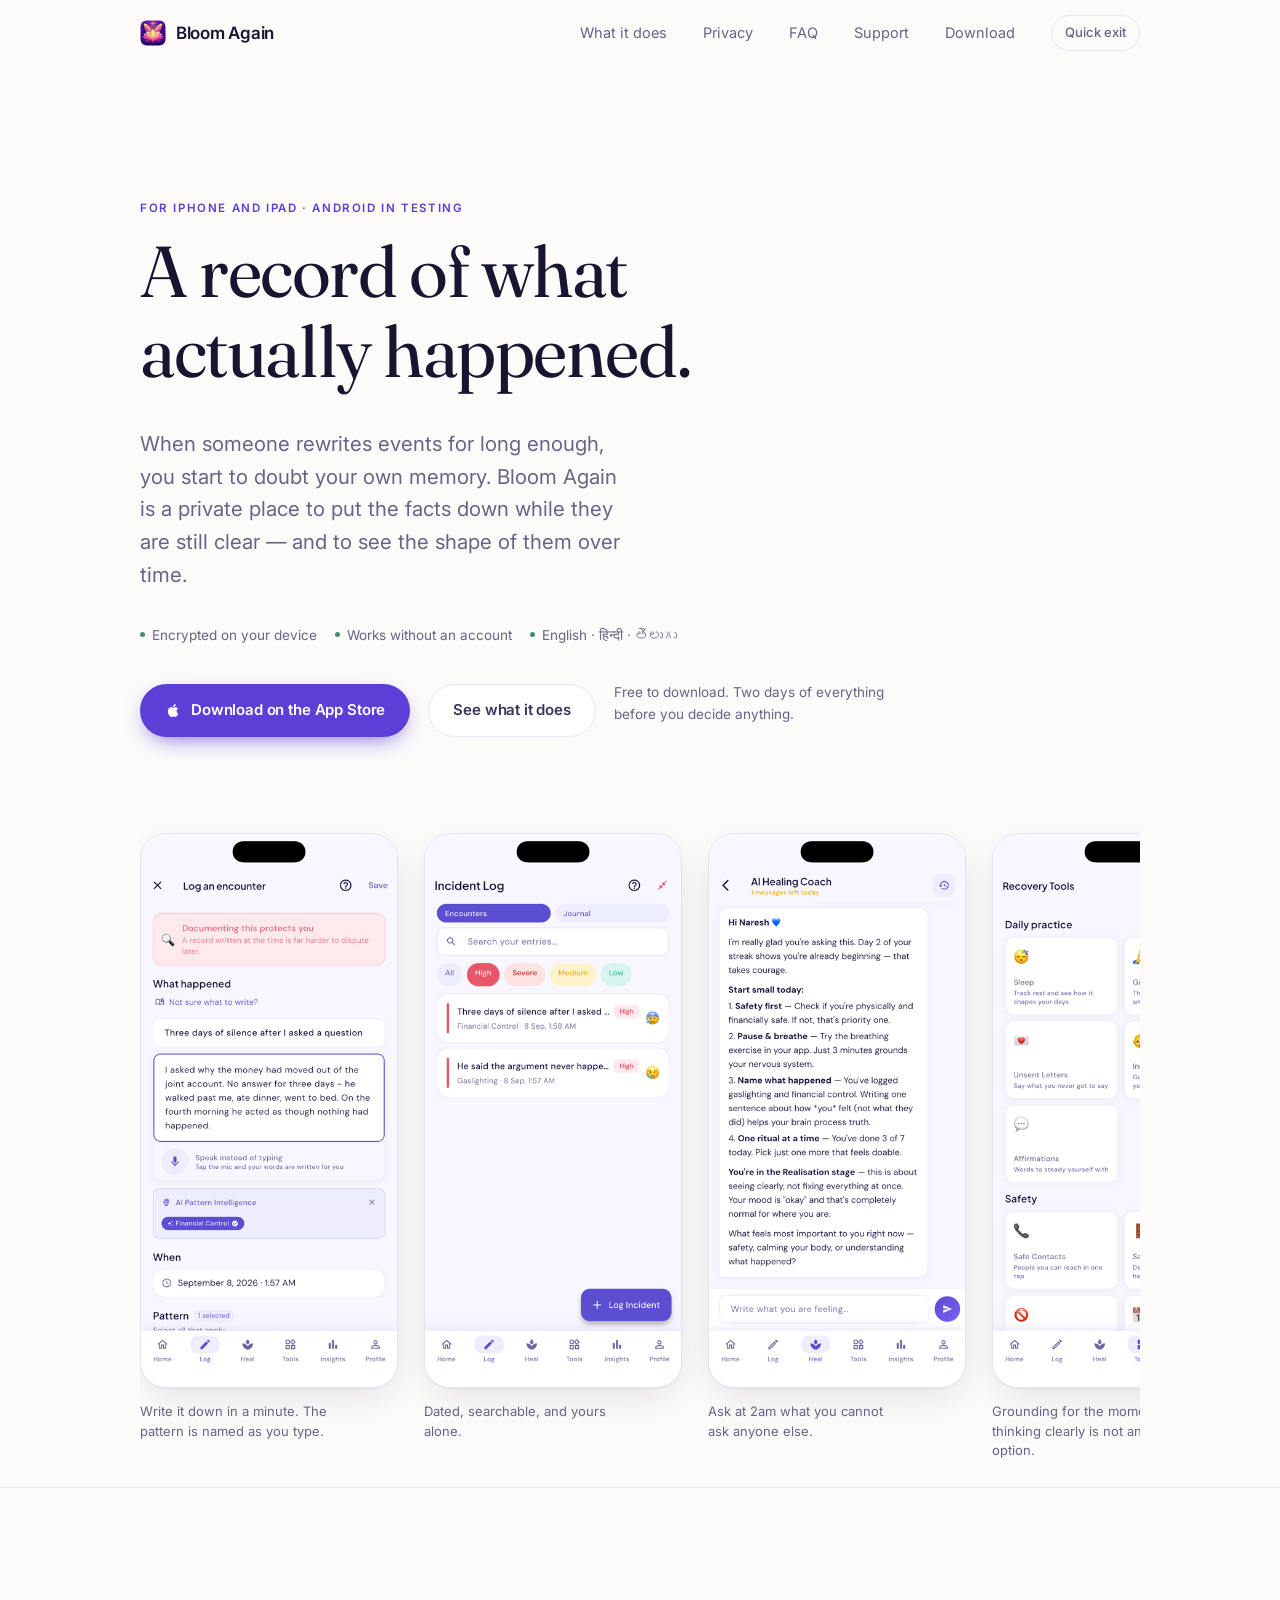
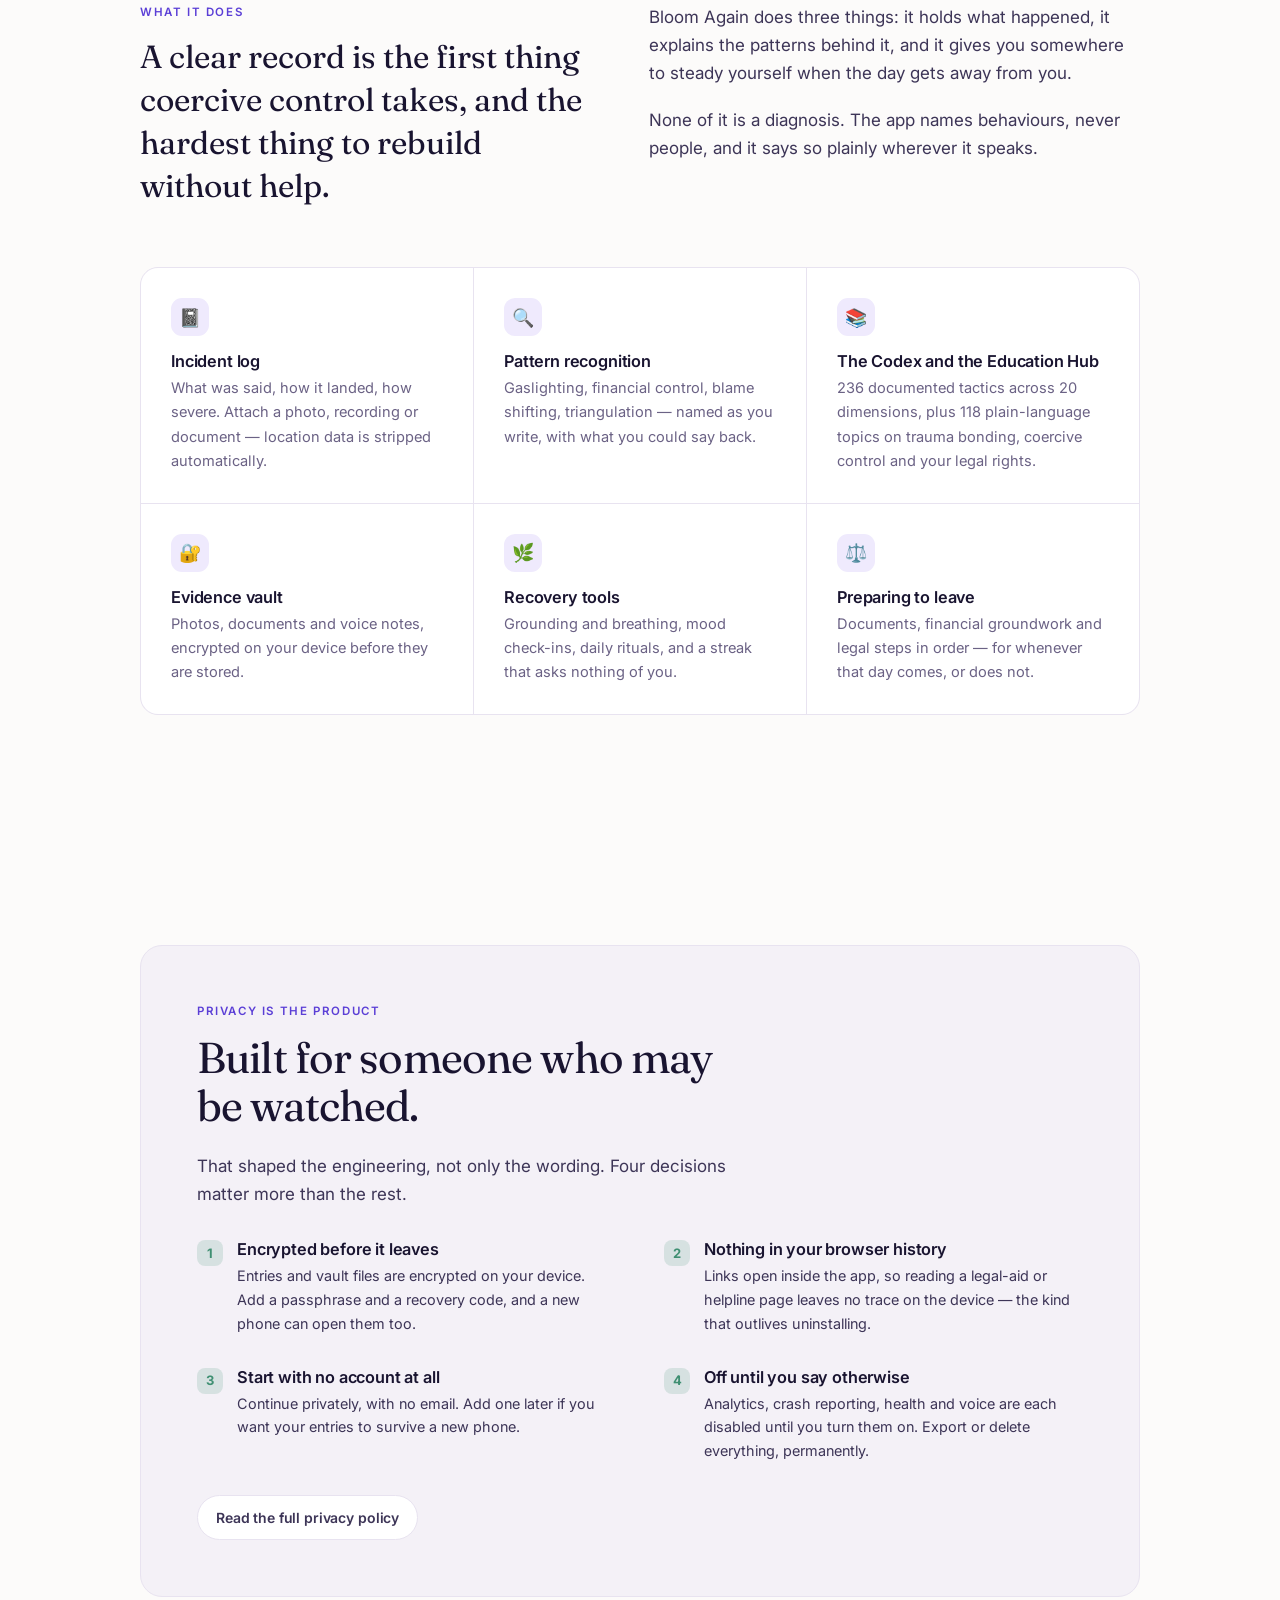
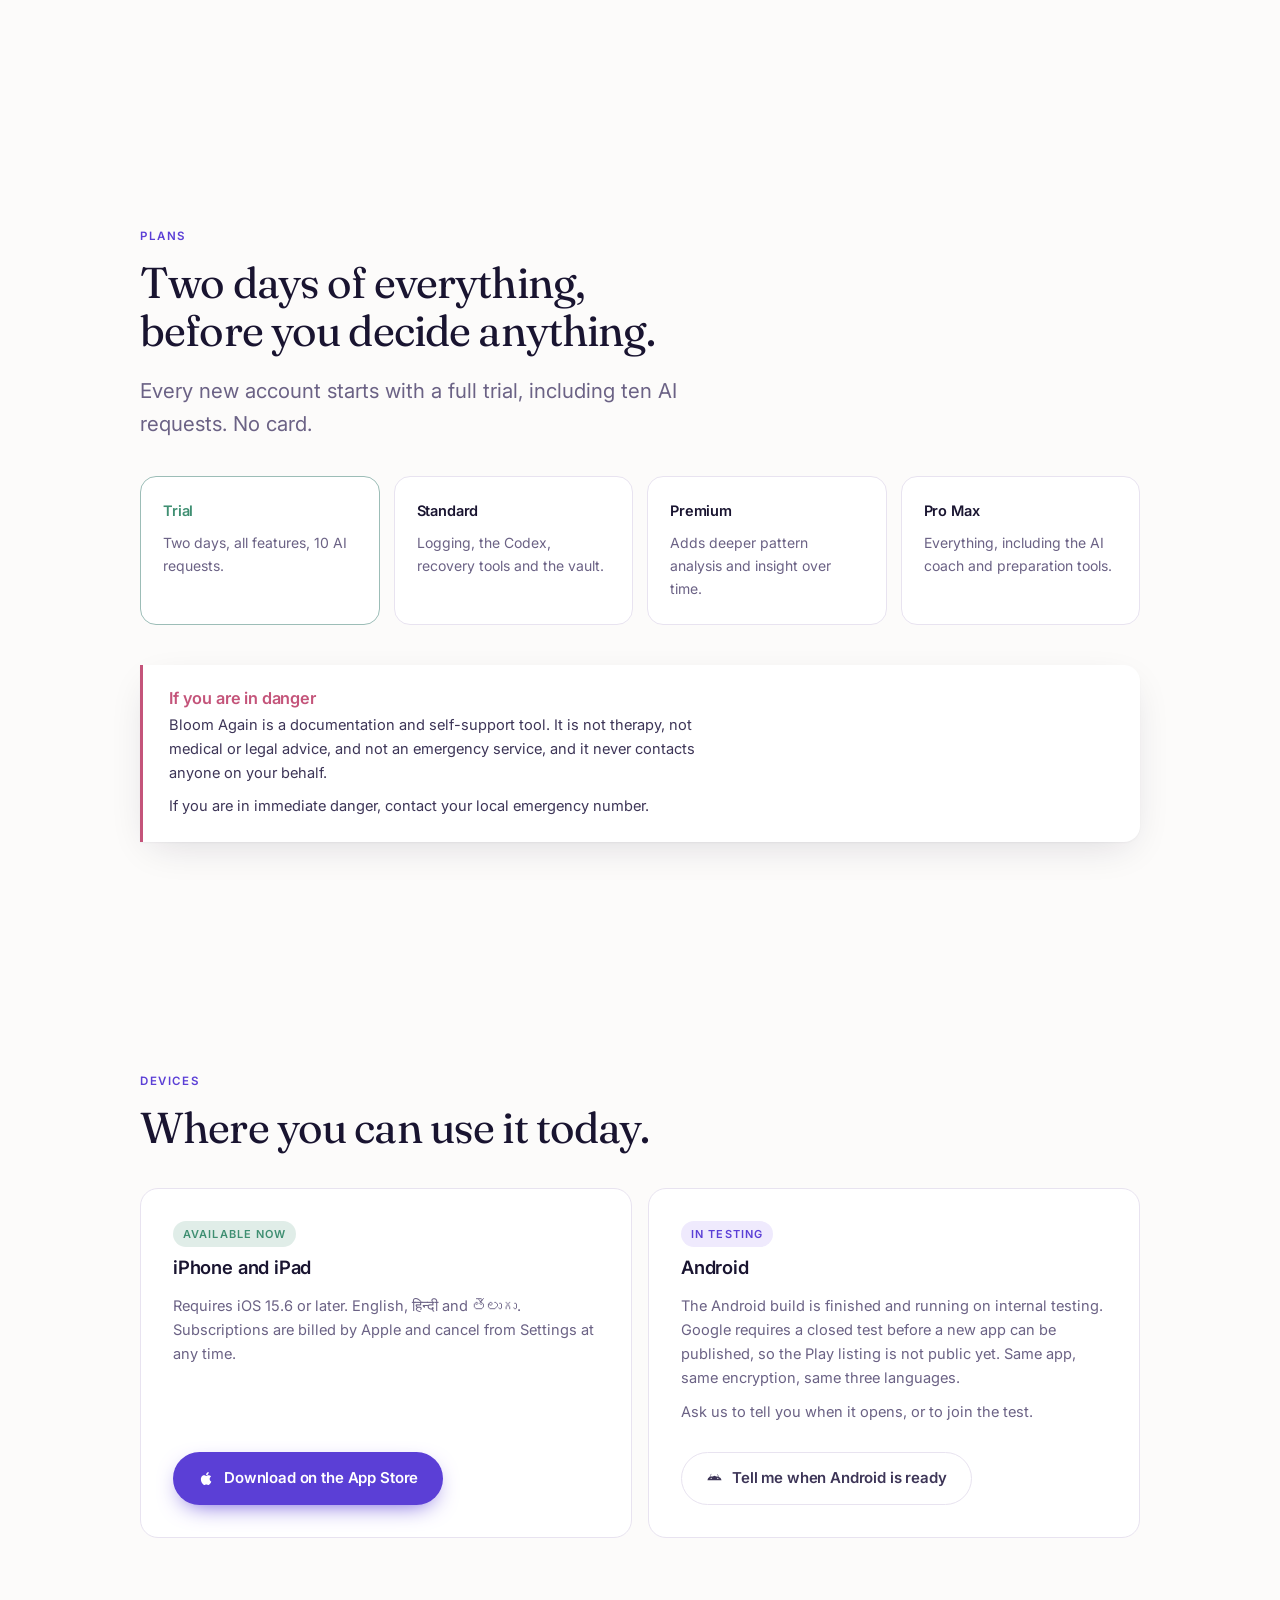
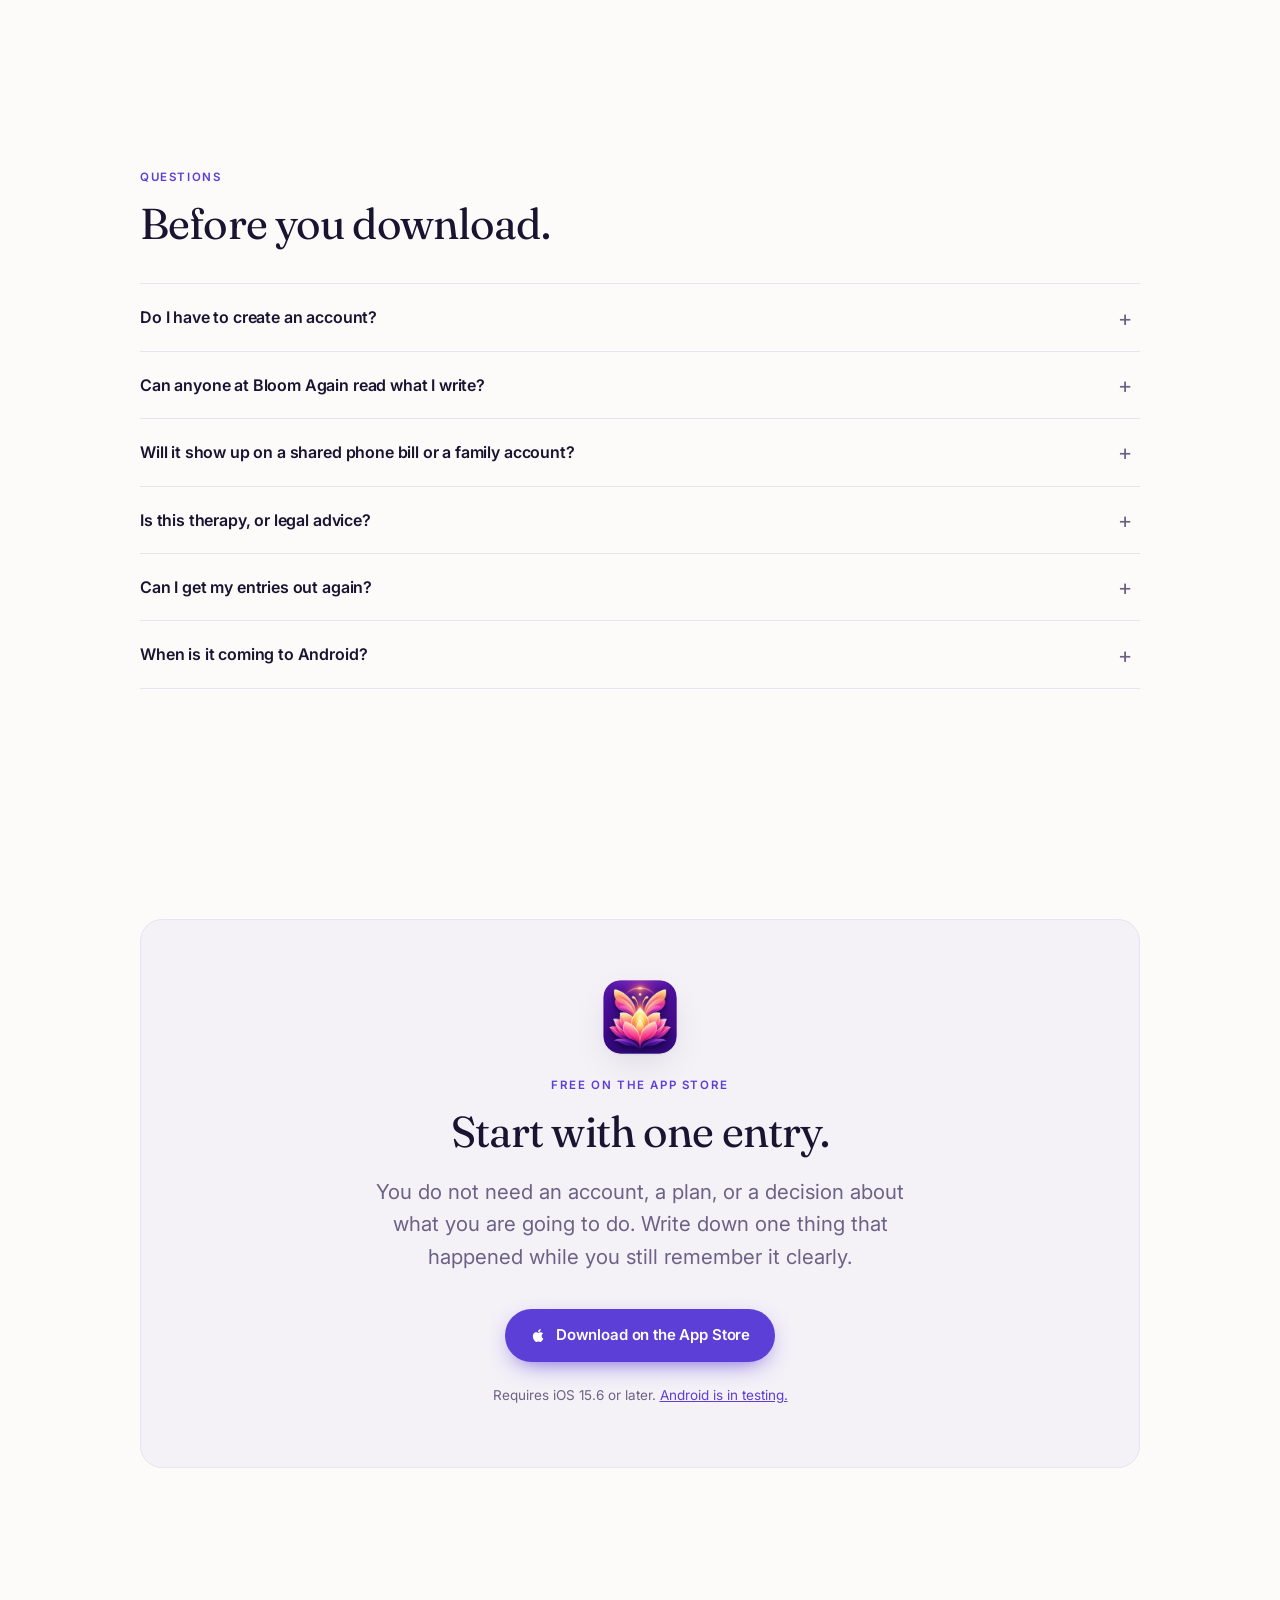
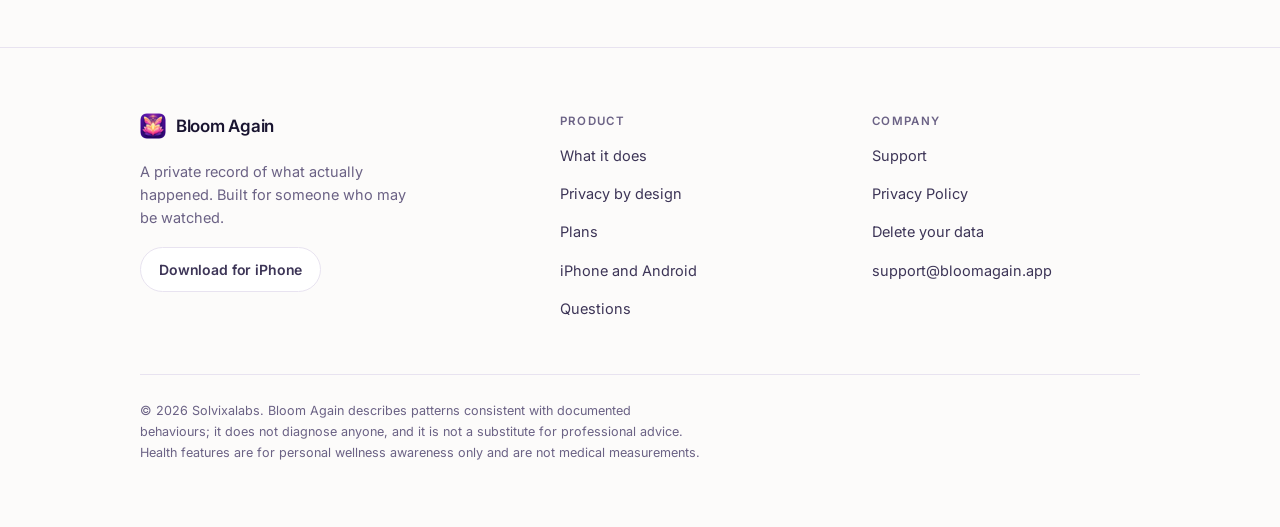
<file: index.html>
<!doctype html>
<html lang="en"><head>
<meta charset="utf-8">
<meta name="viewport" content="width=device-width,initial-scale=1">
<title>Bloom Again — a private record of what actually happened</title>
<meta name="description" content="A private space to document, understand and recover from an emotionally abusive or controlling relationship. Encrypted on your device. Free on iPhone and iPad.">
<link rel="canonical" href="https://bloomagain.app/">

<meta property="og:type" content="website">
<meta property="og:url" content="https://bloomagain.app/">
<meta property="og:site_name" content="Bloom Again">
<meta property="og:title" content="Bloom Again — a record of what actually happened">
<meta property="og:description" content="A private place to put the facts down while they are still clear, and to see the shape of them over time. Encrypted on your device.">
<meta property="og:image" content="https://bloomagain.app/img/social-card.jpg">
<meta property="og:image:width" content="1200">
<meta property="og:image:height" content="630">
<meta property="og:image:alt" content="The Bloom Again app icon beside the words: a record of what actually happened.">
<meta name="twitter:card" content="summary_large_image">
<meta name="twitter:title" content="Bloom Again — a record of what actually happened">
<meta name="twitter:description" content="A private place to put the facts down while they are still clear. Encrypted on your device.">
<meta name="twitter:image" content="https://bloomagain.app/img/social-card.jpg">

<!-- Safari on iOS offers "Open in App Store" from this, which is the shortest
     path from a link someone was sent to the thing it is about. -->
<meta name="apple-itunes-app" content="app-id=6793663067">

<link rel="icon" href="img/icon-32.png" sizes="32x32" type="image/png">
<link rel="icon" href="img/icon-192.png" sizes="192x192" type="image/png">
<link rel="apple-touch-icon" href="img/icon-180.png">
<link rel="manifest" href="site.webmanifest">
<meta name="theme-color" content="#fcfbfa" media="(prefers-color-scheme: light)">
<meta name="theme-color" content="#120f22" media="(prefers-color-scheme: dark)">

<link rel="preconnect" href="https://fonts.googleapis.com">
<link rel="preconnect" href="https://fonts.gstatic.com" crossorigin>
<link href="https://fonts.googleapis.com/css2?family=Fraunces:opsz,wght@9..144,300;9..144,400;9..144,500&family=Inter:wght@400;500;600&display=swap" rel="stylesheet">
<link rel="stylesheet" href="site.css">
<style>
/* Landing page only. Shared tokens, nav, buttons and footer are in site.css. */

h1,h2,h3{font-family:var(--serif); font-weight:400; letter-spacing:-.02em; line-height:1.12}
h1{font-size:clamp(2.6rem,6.4vw,4.5rem); margin:0 0 .5em; max-width:15ch}
h2{font-size:clamp(1.9rem,3.6vw,2.7rem); margin:0 0 .45em; max-width:20ch}
h3{font-family:var(--sans); font-size:1.02rem; font-weight:600; letter-spacing:-.01em; margin:0 0 .35em}
p{margin:0 0 1.1em; max-width:34rem; color:var(--ink-2)}
.lede{font-size:clamp(1.08rem,1.9vw,1.28rem); color:var(--muted); line-height:1.6}
.eyebrow{
  font-size:11.5px; font-weight:600; letter-spacing:.14em; text-transform:uppercase;
  color:var(--violet); margin:0 0 1.1em;
}

/* ── hero ────────────────────────────────────────────── */
header.hero{position:relative; padding:clamp(64px,11vw,132px) 0 0; overflow:hidden}
header.hero::before{
  content:""; position:absolute; inset:-30% 0 auto -10%; height:70vh; z-index:-1;
  background:
    radial-gradient(46% 52% at 22% 26%, color-mix(in srgb,var(--violet) 16%,transparent) 0%, transparent 70%),
    radial-gradient(38% 42% at 82% 8%, color-mix(in srgb,var(--rose) 11%,transparent) 0%, transparent 70%);
  filter:blur(14px);
}
.hero .lede{max-width:31rem}
.meta{margin-top:2rem; font-size:13.5px; color:var(--muted); display:flex; gap:18px; flex-wrap:wrap}
.meta span{display:inline-flex; align-items:center; gap:7px}
.dot{width:5px;height:5px;border-radius:50%;background:var(--sage)}

/* ── device gallery ──────────────────────────────────── */
.gallery{
  display:flex; gap:clamp(14px,2.4vw,26px); margin-top:clamp(48px,7vw,84px);
  padding:8px 0 26px; overflow-x:auto; scroll-snap-type:x mandatory;
  scrollbar-width:none;
}
.gallery::-webkit-scrollbar{display:none}
.shot{flex:0 0 auto; width:clamp(200px,23vw,258px); scroll-snap-align:center; margin:0}
.shot img{
  /* width/height attributes carry the aspect ratio so the gallery does not
     reflow as the shots load; height:auto keeps them from being used as a
     literal pixel height. */
  display:block; width:100%; height:auto; border-radius:26px;
  border:1px solid var(--line); background:var(--card);
  box-shadow:var(--shadow);
}
.shot figcaption{margin-top:14px; font-size:13px; color:var(--muted); line-height:1.5; max-width:24ch}

/* ── sections ────────────────────────────────────────── */
section{padding:clamp(64px,9vw,116px) 0}
.rule{border:0; border-top:1px solid var(--line); margin:0}
.pull{
  font-family:var(--serif); font-size:clamp(1.35rem,2.9vw,2rem); line-height:1.35;
  color:var(--ink); max-width:26ch; margin:0;
}
.two{display:grid; gap:clamp(28px,5vw,64px); grid-template-columns:1fr}
@media(min-width:840px){.two{grid-template-columns:0.95fr 1.05fr; align-items:start}}

/* The grid paints its hairlines from the container background, so a row that
   does not fill leaves a bare slab of --line. Keep the cell count a multiple
   of both 2 and 3. */
.grid{display:grid; gap:1px; background:var(--line); border:1px solid var(--line);
  border-radius:18px; overflow:hidden; grid-template-columns:1fr}
@media(min-width:640px){.grid{grid-template-columns:1fr 1fr}}
@media(min-width:980px){.grid{grid-template-columns:repeat(3,1fr)}}
.cell{background:var(--card); padding:clamp(22px,3vw,30px)}
.cell p{margin:0; font-size:14.6px; color:var(--muted); max-width:30ch}
.cell .ic{
  display:grid; place-items:center; width:38px; height:38px; margin-bottom:16px;
  border-radius:11px; background:var(--violet-soft); font-size:18px;
}

/* privacy panel */
.panel{
  background:var(--bg-2); border:1px solid var(--line);
  border-radius:22px; padding:clamp(28px,5vw,56px);
}
.panel h2{margin-bottom:.5em}
.list{list-style:none; padding:0; margin:2rem 0 0; display:grid; gap:1.35rem}
@media(min-width:760px){.list{grid-template-columns:1fr 1fr; gap:2rem 3rem}}
.list li{display:grid; grid-template-columns:auto 1fr; gap:14px; align-items:start}
.list .k{
  width:26px;height:26px;border-radius:8px;display:grid;place-items:center;
  background:color-mix(in srgb,var(--sage) 16%,transparent); color:var(--sage);
  font-size:13px; font-weight:700;
}
.list p{margin:.25em 0 0; font-size:14.4px}

/* plans */
.plans{display:grid; gap:14px; grid-template-columns:1fr}
@media(min-width:620px){.plans{grid-template-columns:1fr 1fr}}
@media(min-width:960px){.plans{grid-template-columns:repeat(4,1fr)}}
.plan{
  border:1px solid var(--line); border-radius:16px; padding:22px 22px 24px;
  background:var(--card); display:flex; flex-direction:column; gap:8px;
}
.plan.trial{border-color:color-mix(in srgb,var(--sage) 45%,var(--line))}
.plan .name{font-weight:600; font-size:14.5px; letter-spacing:-.01em}
.plan.trial .name{color:var(--sage)}
.plan p{margin:0; font-size:14px; color:var(--muted)}

/* platforms */
.plats{display:grid; gap:16px; grid-template-columns:1fr; margin-top:2.2rem}
@media(min-width:720px){.plats{grid-template-columns:1fr 1fr}}
.plat{
  border:1px solid var(--line); border-radius:18px; background:var(--card);
  padding:clamp(24px,3.5vw,32px); display:flex; flex-direction:column; gap:10px;
}
.plat .tag{
  align-self:flex-start; font-size:11px; font-weight:600; letter-spacing:.1em;
  text-transform:uppercase; padding:4px 10px; border-radius:999px;
}
.plat.live .tag{background:color-mix(in srgb,var(--sage) 16%,transparent); color:var(--sage)}
.plat.soon .tag{background:var(--violet-soft); color:var(--violet)}
.plat h3{font-size:1.15rem}
.plat p{margin:0; font-size:14.6px; color:var(--muted)}
.plat .cta{margin-top:auto; padding-top:18px}

/* faq */
.faq{margin-top:2.2rem; border-top:1px solid var(--line)}
.faq details{border-bottom:1px solid var(--line)}
.faq summary{
  cursor:pointer; list-style:none; padding:20px 44px 20px 0; position:relative;
  font-weight:600; font-size:16px; letter-spacing:-.01em; color:var(--ink);
}
.faq summary::-webkit-details-marker{display:none}
.faq summary::after{
  content:"+"; position:absolute; right:8px; top:50%; translate:0 -50%;
  font-size:22px; font-weight:400; color:var(--muted); line-height:1;
}
.faq details[open] summary::after{content:"\2212"}
.faq summary:hover{color:var(--violet)}
.faq .a{padding:0 0 22px; max-width:62ch}
.faq .a p{font-size:15.4px; margin:0 0 .8em}
.faq .a p:last-child{margin:0}

/* safety */
.safety{
  border-left:3px solid var(--rose); background:var(--card);
  border-radius:0 16px 16px 0; padding:24px 26px; margin-top:2.5rem;
  box-shadow:var(--shadow);
}
.safety h3{color:var(--rose)}
.safety p{font-size:14.6px; margin-bottom:.6em}
.safety p:last-child{margin:0}

/* closing download band */
.band{
  background:var(--bg-2); border:1px solid var(--line); border-radius:22px;
  padding:clamp(34px,5vw,60px); text-align:center;
}
.band h2{margin-inline:auto; max-width:18ch}
.band p{margin-inline:auto}
.band .cta{justify-content:center}
.band .icon{
  width:74px; height:74px; border-radius:18px; display:block;
  margin:0 auto 22px; box-shadow:var(--shadow);
}
</style>
<noscript><style>.rv{opacity:1; transform:none}</style></noscript>

<script type="application/ld+json">
{
  "@context": "https://schema.org",
  "@type": "MobileApplication",
  "name": "Bloom Again",
  "url": "https://bloomagain.app/",
  "installUrl": "https://apps.apple.com/app/id6793663067",
  "image": "https://bloomagain.app/img/icon-512.png",
  "description": "A private space to document, understand and recover from an emotionally abusive or controlling relationship. Entries are encrypted on your device.",
  "applicationCategory": "HealthApplication",
  "operatingSystem": "iOS 15.6 or later",
  "inLanguage": ["en", "hi", "te"],
  "publisher": { "@type": "Organization", "name": "Solvixalabs" },
  "offers": {
    "@type": "Offer",
    "price": "0",
    "priceCurrency": "USD",
    "description": "Free to download, with a two-day trial of every feature and optional subscriptions."
  }
}
</script>
<script type="application/ld+json">
{
  "@context": "https://schema.org",
  "@type": "FAQPage",
  "mainEntity": [
    {
      "@type": "Question",
      "name": "Do I have to create an account?",
      "acceptedAnswer": {
        "@type": "Answer",
        "text": "No. Continue privately starts the app with no email and no password. The trade-off is real: an account that exists only on your phone cannot be recovered if the phone is lost — by you, or by us. You can add an email later from Profile → Secure your account."
      }
    },
    {
      "@type": "Question",
      "name": "Can anyone at Bloom Again read what I write?",
      "acceptedAnswer": {
        "@type": "Answer",
        "text": "No. Entries and vault files are encrypted on your device before they are stored, with a key that stays on the phone unless you add a passphrase to wrap it. No human reads your AI conversations either. The privacy policy sets out exactly what is collected and what never is."
      }
    },
    {
      "@type": "Question",
      "name": "Will it show up on a shared phone bill or a family account?",
      "acceptedAnswer": {
        "@type": "Answer",
        "text": "Purchases appear in the Apple account that paid for them, under the product name shown at checkout. If the device or the Apple account is shared with the person you are documenting, stay on the free tier and read the safety notes in Support first."
      }
    },
    {
      "@type": "Question",
      "name": "Is this therapy, or legal advice?",
      "acceptedAnswer": {
        "@type": "Answer",
        "text": "Neither. It is a documentation and self-support tool. It describes patterns consistent with documented behaviours; it does not diagnose anyone, and it is not a substitute for a professional. It never contacts anyone on your behalf."
      }
    },
    {
      "@type": "Question",
      "name": "Can I get my entries out again?",
      "acceptedAnswer": {
        "@type": "Answer",
        "text": "Yes. Export everything you have written at any time, and delete the account permanently from inside the app — including an account you started privately. How deletion works."
      }
    },
    {
      "@type": "Question",
      "name": "When is it coming to Android?",
      "acceptedAnswer": {
        "@type": "Answer",
        "text": "The build is done and on internal testing. Google requires a closed test to run before a new app can be published, so there is a fixed waiting period we cannot shorten. Email us and we will tell you the day it opens."
      }
    }
  ]
}
</script>
</head><body>

<a class="skip" href="#main">Skip to content</a>

<nav class="site" id="nav"><div class="inner">
  <a class="brand" href="/"><img src="img/icon-32.png" alt="" width="32" height="32"> Bloom Again</a>
  <span class="sp"></span>
  <a class="lnk" href="#what">What it does</a>
  <a class="lnk" href="#privacy">Privacy</a>
  <a class="lnk" href="#faq">FAQ</a>
  <a class="lnk" href="support.html">Support</a>
  <a class="lnk" href="#get">Download</a>
  <button class="menu-btn" id="menuBtn" aria-expanded="false" aria-controls="menu" aria-label="Open menu">
    <svg class="open" viewBox="0 0 24 24" fill="none" stroke="currentColor" stroke-width="2" stroke-linecap="round" aria-hidden="true"><path d="M3 6h18M3 12h18M3 18h18"/></svg>
    <svg class="close" viewBox="0 0 24 24" fill="none" stroke="currentColor" stroke-width="2" stroke-linecap="round" aria-hidden="true"><path d="M5 5l14 14M19 5L5 19"/></svg>
  </button>
  <button class="exit" title="Leaves this site immediately (Esc)">Quick exit</button>
</div>
<div id="menu">
  <a href="#what">What it does</a>
  <a href="#privacy">Privacy by design</a>
  <a href="#plans">Plans</a>
  <a href="#platforms">iPhone and Android</a>
  <a href="#faq">Questions</a>
  <a href="support.html">Support</a>
  <a href="privacy.html">Privacy Policy</a>
  <a class="btn btn-primary" href="https://apps.apple.com/app/id6793663067">Download on the App Store</a>
</div>
</nav>

<main id="main">

<header class="hero"><div class="wrap">
  <p class="eyebrow rv">For iPhone and iPad · Android in testing</p>
  <h1 class="rv">A record of what actually happened.</h1>
  <p class="lede rv">When someone rewrites events for long enough, you start to
  doubt your own memory. Bloom Again is a private place to put the facts down
  while they are still clear — and to see the shape of them over time.</p>
  <div class="meta rv">
    <span><i class="dot"></i> Encrypted on your device</span>
    <span><i class="dot"></i> Works without an account</span>
    <span><i class="dot"></i> English · हिन्दी · తెలుగు</span>
  </div>

  <div class="cta rv">
    <a class="btn btn-primary" href="https://apps.apple.com/app/id6793663067">
      <svg viewBox="0 0 24 24" fill="currentColor" aria-hidden="true"><path d="M16.4 12.7c0-2.3 1.9-3.4 2-3.5-1.1-1.6-2.8-1.8-3.4-1.8-1.4-.1-2.8.9-3.5.9s-1.8-.9-3-.8c-1.5 0-2.9.9-3.7 2.3-1.6 2.7-.4 6.8 1.1 9 .8 1.1 1.7 2.3 2.9 2.2 1.2 0 1.6-.7 3-.7s1.8.7 3 .7 2-1.1 2.8-2.2c.9-1.2 1.2-2.4 1.2-2.5 0 0-2.4-.9-2.4-3.6zM14.2 5.9c.6-.8 1-1.9.9-3-.9 0-2 .6-2.7 1.4-.6.7-1.1 1.8-.9 2.9 1 .1 2-.5 2.7-1.3z"/></svg>
      Download on the App Store</a>
    <a class="btn btn-ghost" href="#what">See what it does</a>
    <p class="note">Free to download. Two days of everything before you decide anything.</p>
  </div>

  <div class="gallery" tabindex="0" role="region"
       aria-label="Screenshots of Bloom Again, scrollable sideways">
    <figure class="shot rv"><img src="img/01-ai-pattern-detection.png" alt="Logging an incident, with a pattern named alongside it" width="416" height="900" loading="lazy" decoding="async">
      <figcaption>Write it down in a minute. The pattern is named as you type.</figcaption></figure>
    <figure class="shot rv"><img src="img/03-incident-log.png" alt="The incident log over time" width="416" height="900" loading="lazy" decoding="async">
      <figcaption>Dated, searchable, and yours alone.</figcaption></figure>
    <figure class="shot rv"><img src="img/07-ai-coach.png" alt="The AI coach" width="416" height="900" loading="lazy" decoding="async">
      <figcaption>Ask at 2am what you cannot ask anyone else.</figcaption></figure>
    <figure class="shot rv"><img src="img/06-recovery-tools.png" alt="Recovery tools" width="416" height="900" loading="lazy" decoding="async">
      <figcaption>Grounding for the moments thinking clearly is not an option.</figcaption></figure>
  </div>
</div></header>

<hr class="rule">

<section id="what"><div class="wrap">
  <div class="two">
    <div>
      <p class="eyebrow rv">What it does</p>
      <p class="pull rv">A clear record is the first thing coercive control takes,
      and the hardest thing to rebuild without help.</p>
    </div>
    <div class="rv">
      <p>Bloom Again does three things: it holds what happened, it explains the
      patterns behind it, and it gives you somewhere to steady yourself when the
      day gets away from you.</p>
      <p>None of it is a diagnosis. The app names behaviours, never people, and
      it says so plainly wherever it speaks.</p>
    </div>
  </div>

  <div class="grid rv" style="margin-top:clamp(36px,5vw,60px)">
    <div class="cell"><div class="ic">📓</div><h3>Incident log</h3>
      <p>What was said, how it landed, how severe. Attach a photo, recording or document — location data is stripped automatically.</p></div>
    <div class="cell"><div class="ic">🔍</div><h3>Pattern recognition</h3>
      <p>Gaslighting, financial control, blame shifting, triangulation — named as you write, with what you could say back.</p></div>
    <div class="cell"><div class="ic">📚</div><h3>The Codex and the Education Hub</h3>
      <p>236 documented tactics across 20 dimensions, plus 118 plain-language topics on trauma bonding, coercive control and your legal rights.</p></div>
    <div class="cell"><div class="ic">🔐</div><h3>Evidence vault</h3>
      <p>Photos, documents and voice notes, encrypted on your device before they are stored.</p></div>
    <div class="cell"><div class="ic">🌿</div><h3>Recovery tools</h3>
      <p>Grounding and breathing, mood check-ins, daily rituals, and a streak that asks nothing of you.</p></div>
    <div class="cell"><div class="ic">⚖️</div><h3>Preparing to leave</h3>
      <p>Documents, financial groundwork and legal steps in order — for whenever that day comes, or does not.</p></div>
  </div>
</div></section>

<section id="privacy"><div class="wrap"><div class="panel rv">
  <p class="eyebrow">Privacy is the product</p>
  <h2>Built for someone who may be watched.</h2>
  <p>That shaped the engineering, not only the wording. Four decisions matter
  more than the rest.</p>

  <ul class="list">
    <li><span class="k">1</span><div><h3>Encrypted before it leaves</h3>
      <p>Entries and vault files are encrypted on your device. Add a passphrase and a recovery code, and a new phone can open them too.</p></div></li>
    <li><span class="k">2</span><div><h3>Nothing in your browser history</h3>
      <p>Links open inside the app, so reading a legal-aid or helpline page leaves no trace on the device — the kind that outlives uninstalling.</p></div></li>
    <li><span class="k">3</span><div><h3>Start with no account at all</h3>
      <p>Continue privately, with no email. Add one later if you want your entries to survive a new phone.</p></div></li>
    <li><span class="k">4</span><div><h3>Off until you say otherwise</h3>
      <p>Analytics, crash reporting, health and voice are each disabled until you turn them on. Export or delete everything, permanently.</p></div></li>
  </ul>
  <p style="margin:2rem 0 0"><a class="btn btn-ghost btn-sm" href="privacy.html">Read the full privacy policy</a></p>
</div></div></section>

<section id="plans"><div class="wrap">
  <p class="eyebrow rv">Plans</p>
  <h2 class="rv">Two days of everything, before you decide anything.</h2>
  <p class="lede rv" style="margin-bottom:2.2rem">Every new account starts with a full trial, including ten AI requests. No card.</p>
  <div class="plans rv">
    <div class="plan trial"><span class="name">Trial</span><p>Two days, all features, 10 AI requests.</p></div>
    <div class="plan"><span class="name">Standard</span><p>Logging, the Codex, recovery tools and the vault.</p></div>
    <div class="plan"><span class="name">Premium</span><p>Adds deeper pattern analysis and insight over time.</p></div>
    <div class="plan"><span class="name">Pro Max</span><p>Everything, including the AI coach and preparation tools.</p></div>
  </div>

  <div class="safety rv">
    <h3>If you are in danger</h3>
    <p>Bloom Again is a documentation and self-support tool. It is not therapy,
    not medical or legal advice, and not an emergency service, and it never
    contacts anyone on your behalf.</p>
    <p>If you are in immediate danger, contact your local emergency number.</p>
  </div>
</div></section>

<section id="platforms"><div class="wrap">
  <p class="eyebrow rv">Devices</p>
  <h2 class="rv">Where you can use it today.</h2>
  <div class="plats rv">
    <div class="plat live">
      <span class="tag">Available now</span>
      <h3>iPhone and iPad</h3>
      <p>Requires iOS 15.6 or later. English, हिन्दी and తెలుగు. Subscriptions
      are billed by Apple and cancel from Settings at any time.</p>
      <div class="cta">
        <a class="btn btn-primary" href="https://apps.apple.com/app/id6793663067">
          <svg viewBox="0 0 24 24" fill="currentColor" aria-hidden="true"><path d="M16.4 12.7c0-2.3 1.9-3.4 2-3.5-1.1-1.6-2.8-1.8-3.4-1.8-1.4-.1-2.8.9-3.5.9s-1.8-.9-3-.8c-1.5 0-2.9.9-3.7 2.3-1.6 2.7-.4 6.8 1.1 9 .8 1.1 1.7 2.3 2.9 2.2 1.2 0 1.6-.7 3-.7s1.8.7 3 .7 2-1.1 2.8-2.2c.9-1.2 1.2-2.4 1.2-2.5 0 0-2.4-.9-2.4-3.6zM14.2 5.9c.6-.8 1-1.9.9-3-.9 0-2 .6-2.7 1.4-.6.7-1.1 1.8-.9 2.9 1 .1 2-.5 2.7-1.3z"/></svg>
          Download on the App Store</a>
      </div>
    </div>
    <div class="plat soon">
      <span class="tag">In testing</span>
      <h3>Android</h3>
      <p>The Android build is finished and running on internal testing. Google
      requires a closed test before a new app can be published, so the Play
      listing is not public yet. Same app, same encryption, same three
      languages.</p>
      <p>Ask us to tell you when it opens, or to join the test.</p>
      <div class="cta">
        <a class="btn btn-ghost" href="mailto:support@bloomagain.app?subject=Android%20early%20access">
          <svg viewBox="0 0 24 24" fill="currentColor" aria-hidden="true"><path d="M17.6 9.5l-1.8-3.1a.4.4 0 01.1-.5.4.4 0 01.5.1l1.8 3.2A10.6 10.6 0 0112 8a10.6 10.6 0 01-6.2 1.2l1.8-3.2a.4.4 0 00-.1-.5.4.4 0 00-.5.1L5.2 9.5A6.4 6.4 0 002 14.6h20a6.4 6.4 0 00-4.4-5.1zM7.3 12.7a.8.8 0 11.8-.8.8.8 0 01-.8.8zm9.4 0a.8.8 0 11.8-.8.8.8 0 01-.8.8z"/></svg>
          Tell me when Android is ready</a>
      </div>
    </div>
  </div>
</div></section>

<section id="faq"><div class="wrap">
  <p class="eyebrow rv">Questions</p>
  <h2 class="rv">Before you download.</h2>
  <div class="faq rv">
    <details>
      <summary>Do I have to create an account?</summary>
      <div class="a"><p>No. <em>Continue privately</em> starts the app with no
      email and no password. The trade-off is real: an account that exists only
      on your phone cannot be recovered if the phone is lost — by you, or by
      us. You can add an email later from Profile → Secure your account.</p></div>
    </details>
    <details>
      <summary>Can anyone at Bloom Again read what I write?</summary>
      <div class="a"><p>No. Entries and vault files are encrypted on your device
      before they are stored, with a key that stays on the phone unless you add
      a passphrase to wrap it. No human reads your AI conversations either. The
      <a href="privacy.html">privacy policy</a> sets out exactly what is
      collected and what never is.</p></div>
    </details>
    <details>
      <summary>Will it show up on a shared phone bill or a family account?</summary>
      <div class="a"><p>Purchases appear in the Apple account that paid for
      them, under the product name shown at checkout. If the device or the
      Apple account is shared with the person you are documenting, stay on the
      free tier and read the safety notes in
      <a href="support.html">Support</a> first.</p></div>
    </details>
    <details>
      <summary>Is this therapy, or legal advice?</summary>
      <div class="a"><p>Neither. It is a documentation and self-support tool. It
      describes patterns consistent with documented behaviours; it does not
      diagnose anyone, and it is not a substitute for a professional. It never
      contacts anyone on your behalf.</p></div>
    </details>
    <details>
      <summary>Can I get my entries out again?</summary>
      <div class="a"><p>Yes. Export everything you have written at any time, and
      delete the account permanently from inside the app — including an account
      you started privately.
      <a href="support.html#delete">How deletion works.</a></p></div>
    </details>
    <details>
      <summary>When is it coming to Android?</summary>
      <div class="a"><p>The build is done and on internal testing. Google
      requires a closed test to run before a new app can be published, so there
      is a fixed waiting period we cannot shorten.
      <a href="mailto:support@bloomagain.app?subject=Android%20early%20access">Email
      us</a> and we will tell you the day it opens.</p></div>
    </details>
  </div>
</div></section>

<section id="get"><div class="wrap"><div class="band rv">
  <img class="icon" src="img/icon-192.png" alt="" width="192" height="192" loading="lazy" decoding="async">
  <p class="eyebrow">Free on the App Store</p>
  <h2>Start with one entry.</h2>
  <p class="lede">You do not need an account, a plan, or a decision about what
  you are going to do. Write down one thing that happened while you still
  remember it clearly.</p>
  <div class="cta">
    <a class="btn btn-primary" href="https://apps.apple.com/app/id6793663067">
      <svg viewBox="0 0 24 24" fill="currentColor" aria-hidden="true"><path d="M16.4 12.7c0-2.3 1.9-3.4 2-3.5-1.1-1.6-2.8-1.8-3.4-1.8-1.4-.1-2.8.9-3.5.9s-1.8-.9-3-.8c-1.5 0-2.9.9-3.7 2.3-1.6 2.7-.4 6.8 1.1 9 .8 1.1 1.7 2.3 2.9 2.2 1.2 0 1.6-.7 3-.7s1.8.7 3 .7 2-1.1 2.8-2.2c.9-1.2 1.2-2.4 1.2-2.5 0 0-2.4-.9-2.4-3.6zM14.2 5.9c.6-.8 1-1.9.9-3-.9 0-2 .6-2.7 1.4-.6.7-1.1 1.8-.9 2.9 1 .1 2-.5 2.7-1.3z"/></svg>
      Download on the App Store</a>
  </div>
  <p class="note" style="margin:1.4rem auto 0; font-size:13.5px; color:var(--muted); max-width:44ch">
    Requires iOS 15.6 or later. <a href="#platforms" style="color:var(--violet)">Android is in testing.</a></p>
</div></div></section>

</main>

<footer class="site"><div class="wrap">
  <div class="fgrid">
    <div class="fbrand">
      <a class="brand" href="/"><img src="img/icon-32.png" alt="" width="32" height="32"> Bloom Again</a>
      <p>A private record of what actually happened. Built for someone who may
      be watched.</p>
      <a class="btn btn-ghost btn-sm" href="https://apps.apple.com/app/id6793663067">Download for iPhone</a>
    </div>
    <nav aria-label="Product">
      <h4>Product</h4>
      <ul>
        <li><a href="#what">What it does</a></li>
        <li><a href="#privacy">Privacy by design</a></li>
        <li><a href="#plans">Plans</a></li>
        <li><a href="#platforms">iPhone and Android</a></li>
        <li><a href="#faq">Questions</a></li>
      </ul>
    </nav>
    <nav aria-label="Company">
      <h4>Company</h4>
      <ul>
        <li><a href="support.html">Support</a></li>
        <li><a href="privacy.html">Privacy Policy</a></li>
        <li><a href="support.html#delete">Delete your data</a></li>
        <li><a href="mailto:support@bloomagain.app">support@bloomagain.app</a></li>
      </ul>
    </nav>
  </div>
  <div class="legal">
    <p class="fine">© 2026 Solvixalabs. Bloom Again describes patterns
    consistent with documented behaviours; it does not diagnose anyone, and it
    is not a substitute for professional advice. Health features are for
    personal wellness awareness only and are not medical measurements.</p>
  </div>
</div></footer>

<script src="site.js" defer></script>
</body></html>
</file>
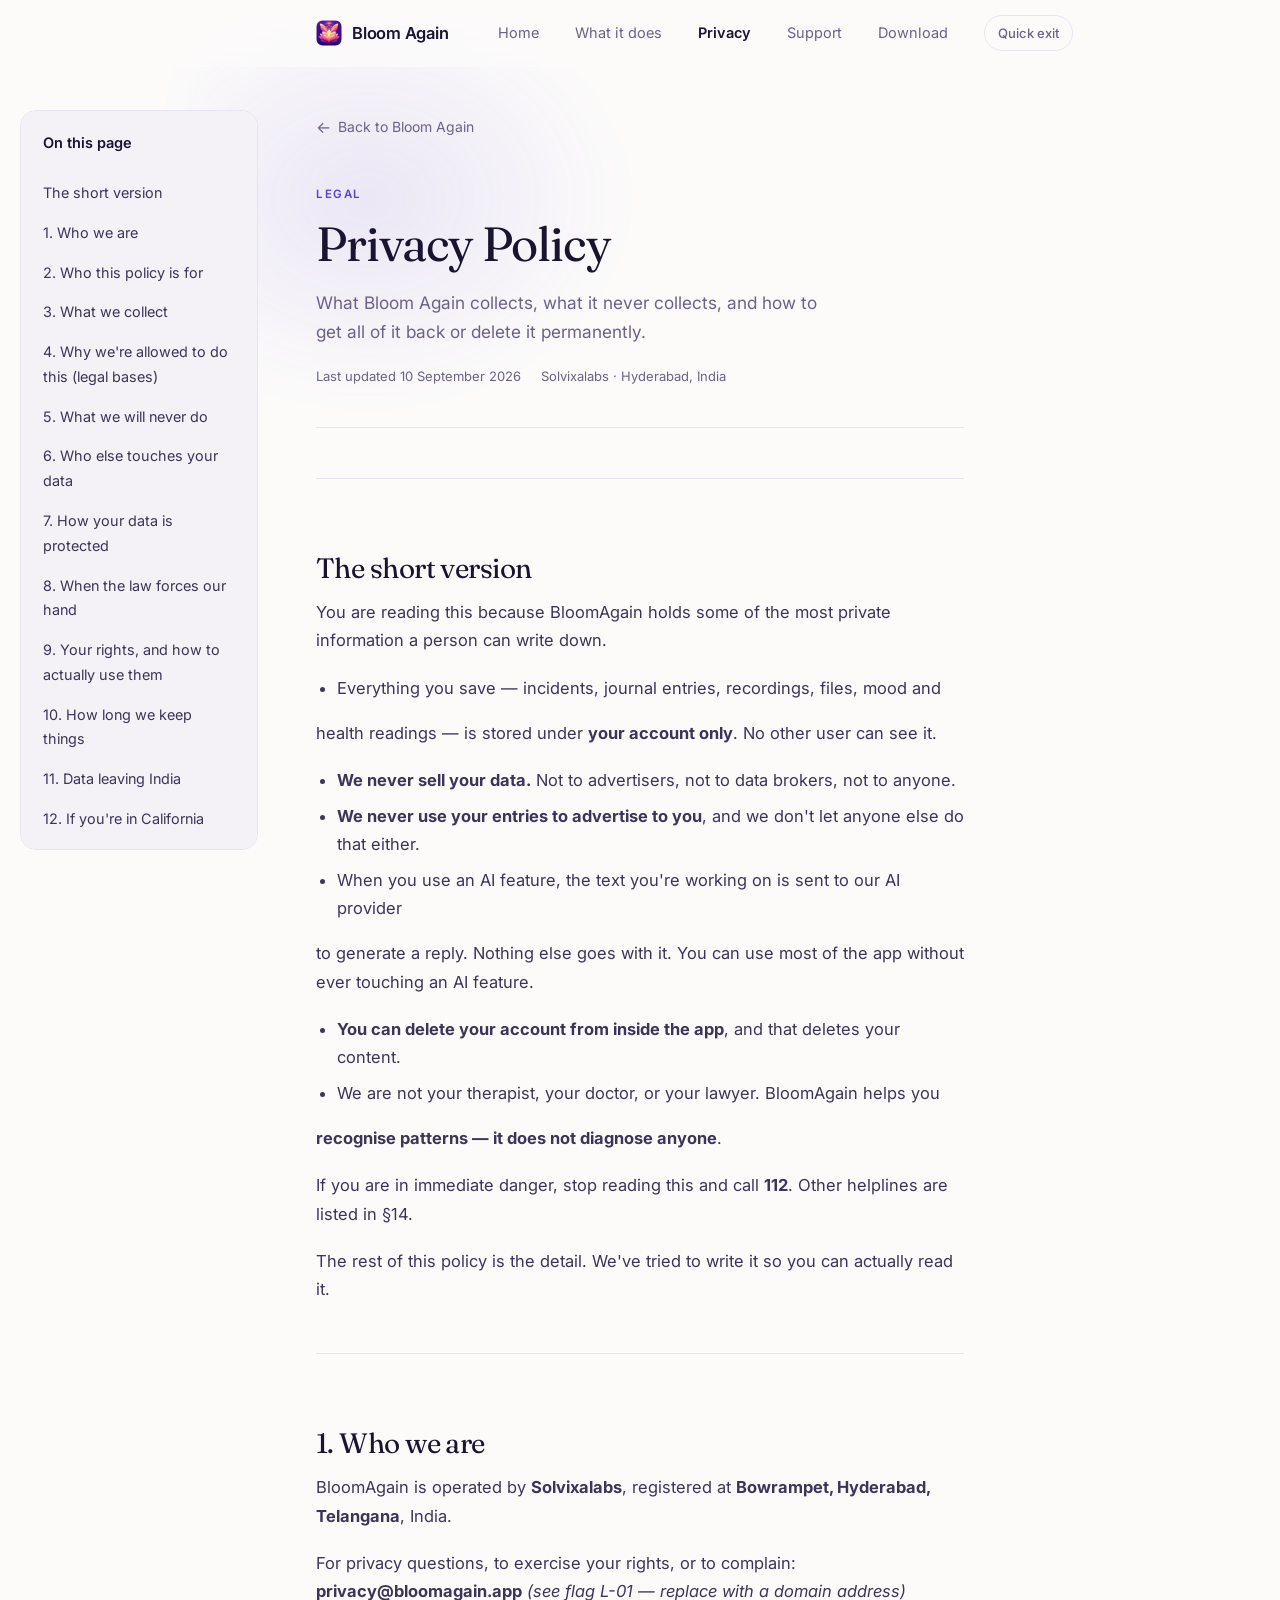
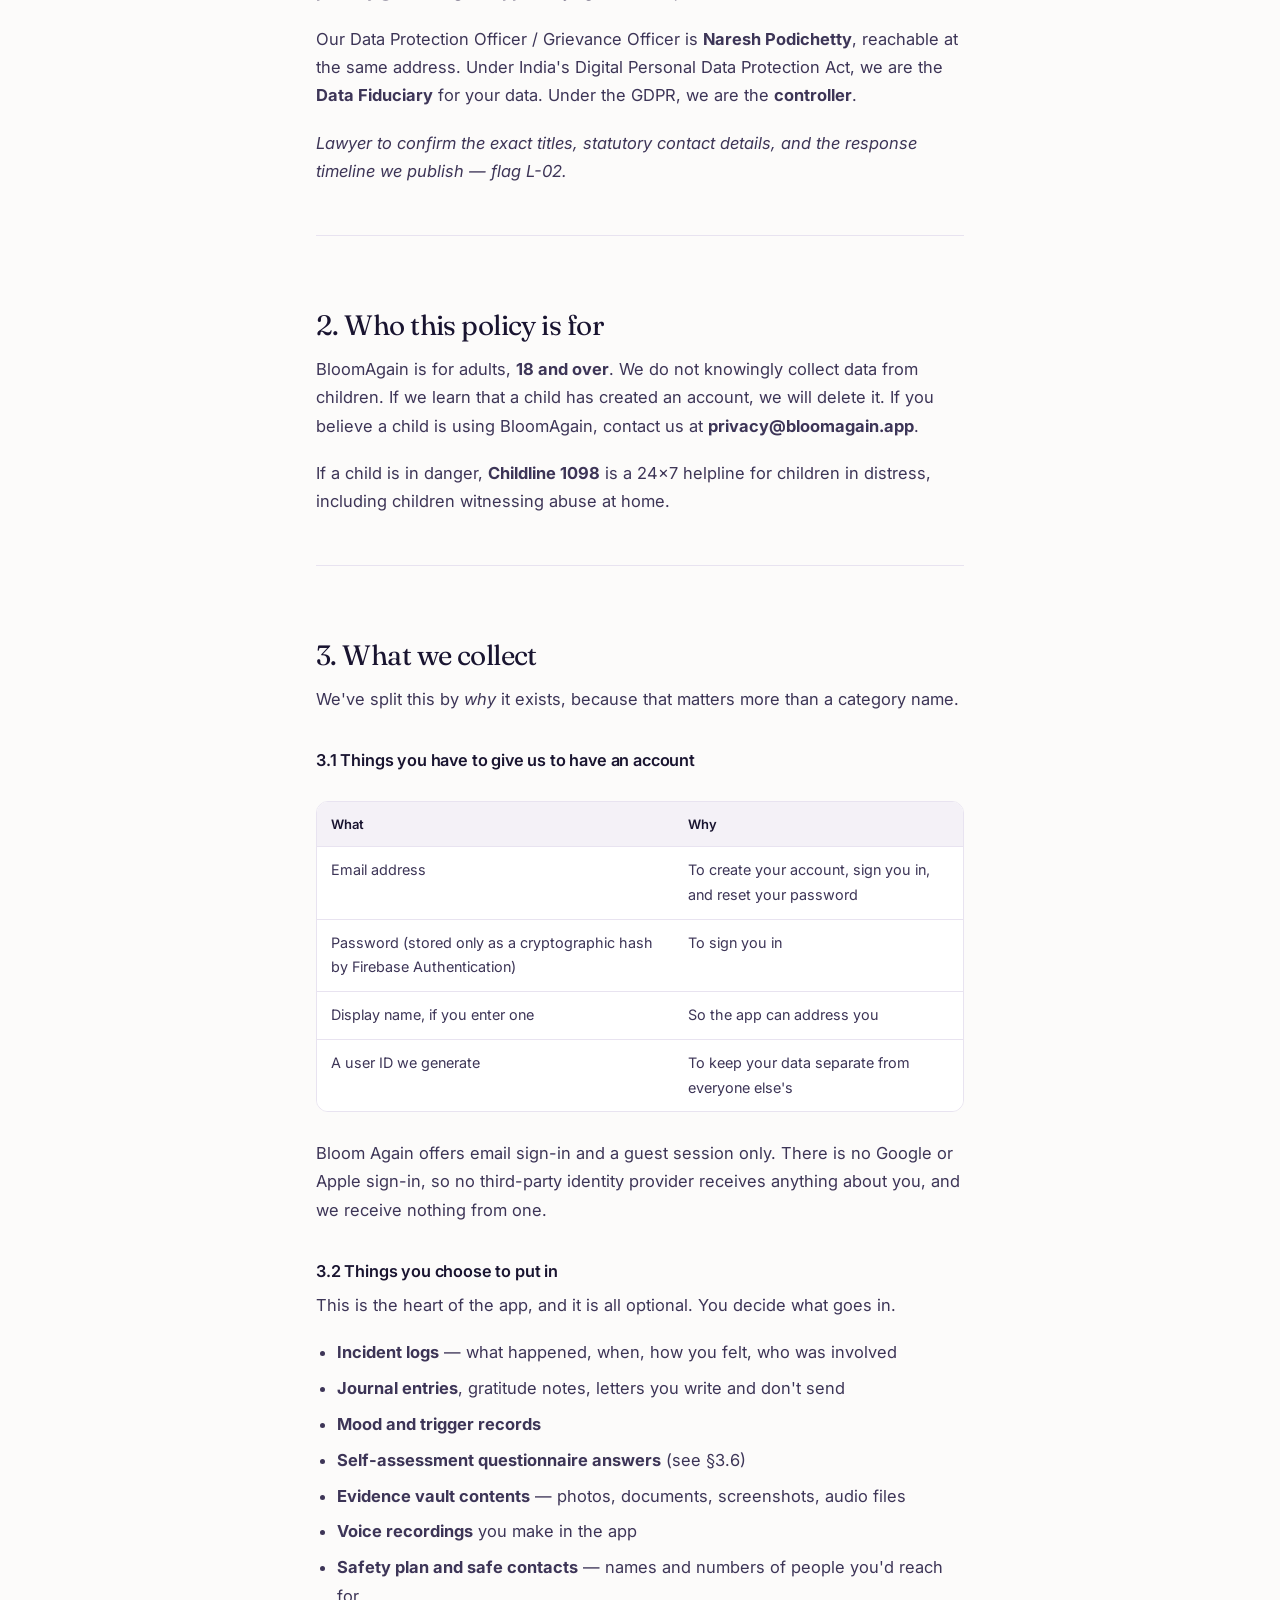
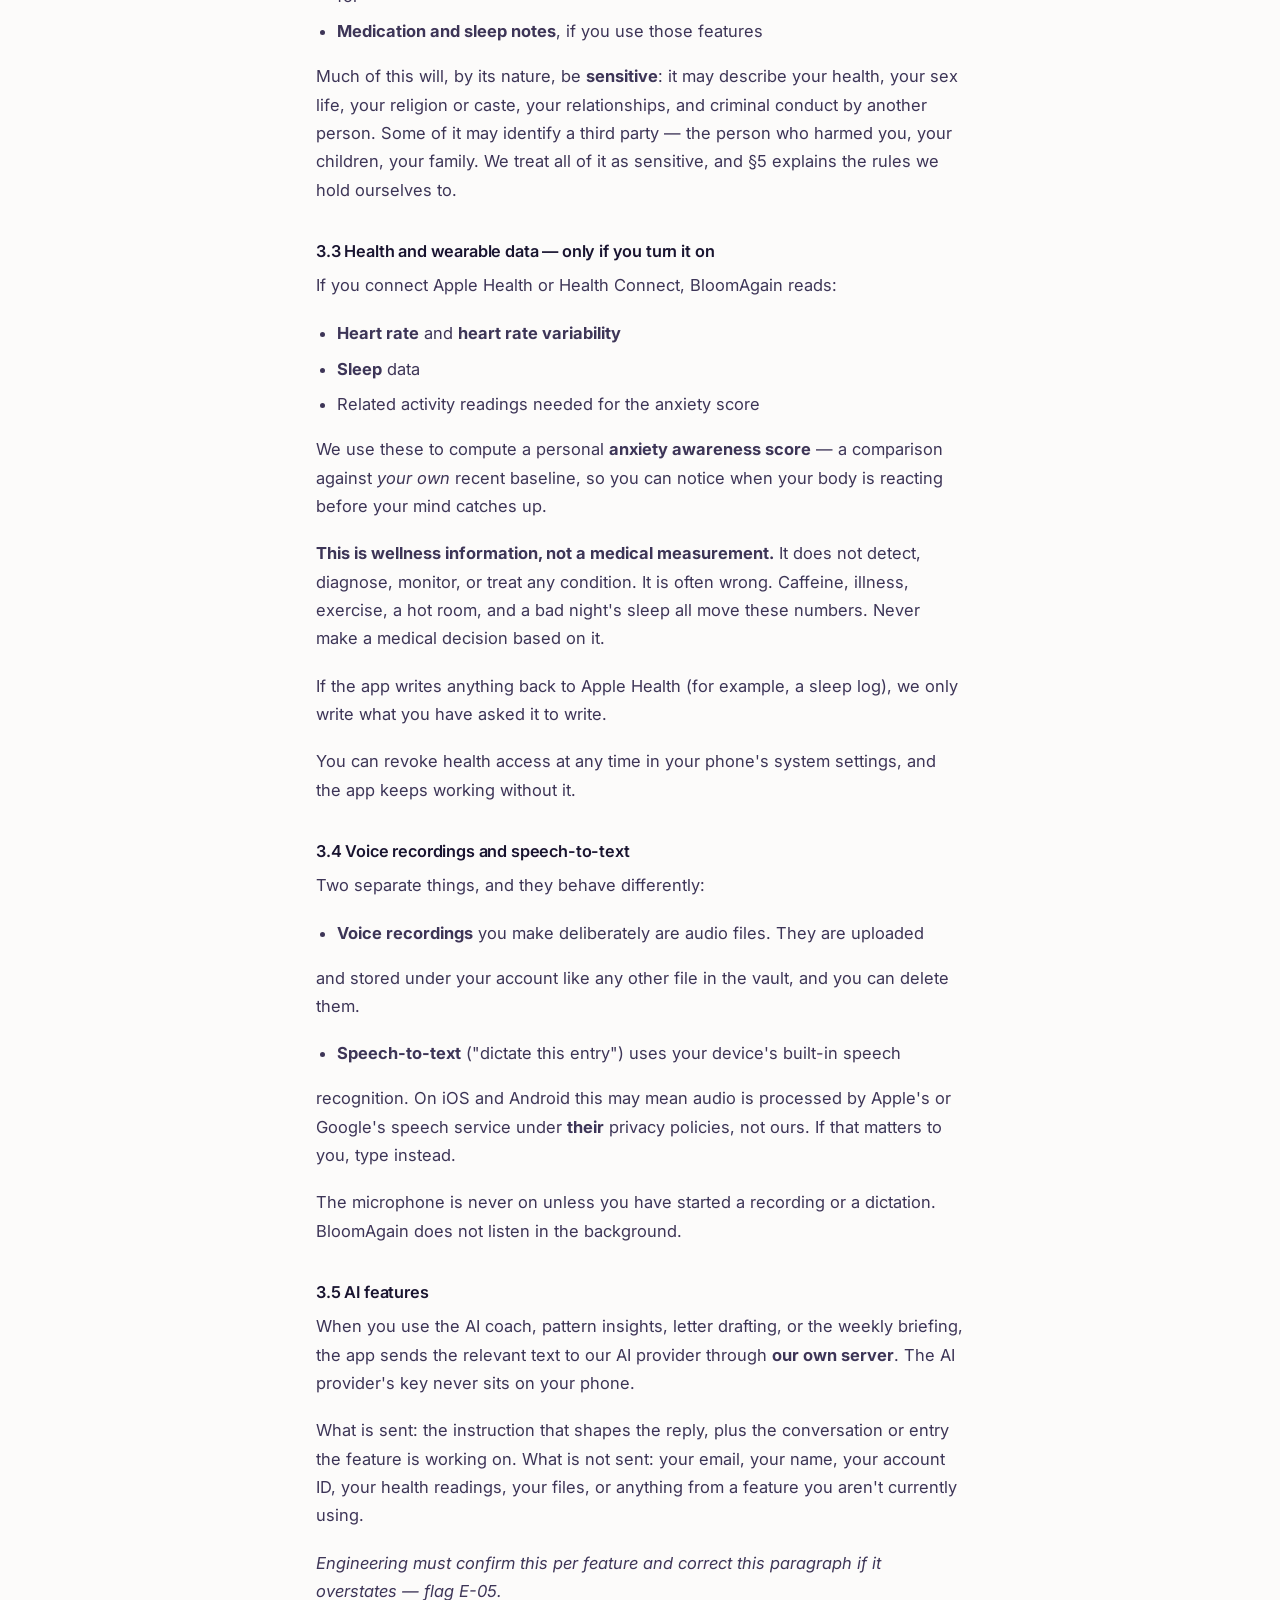
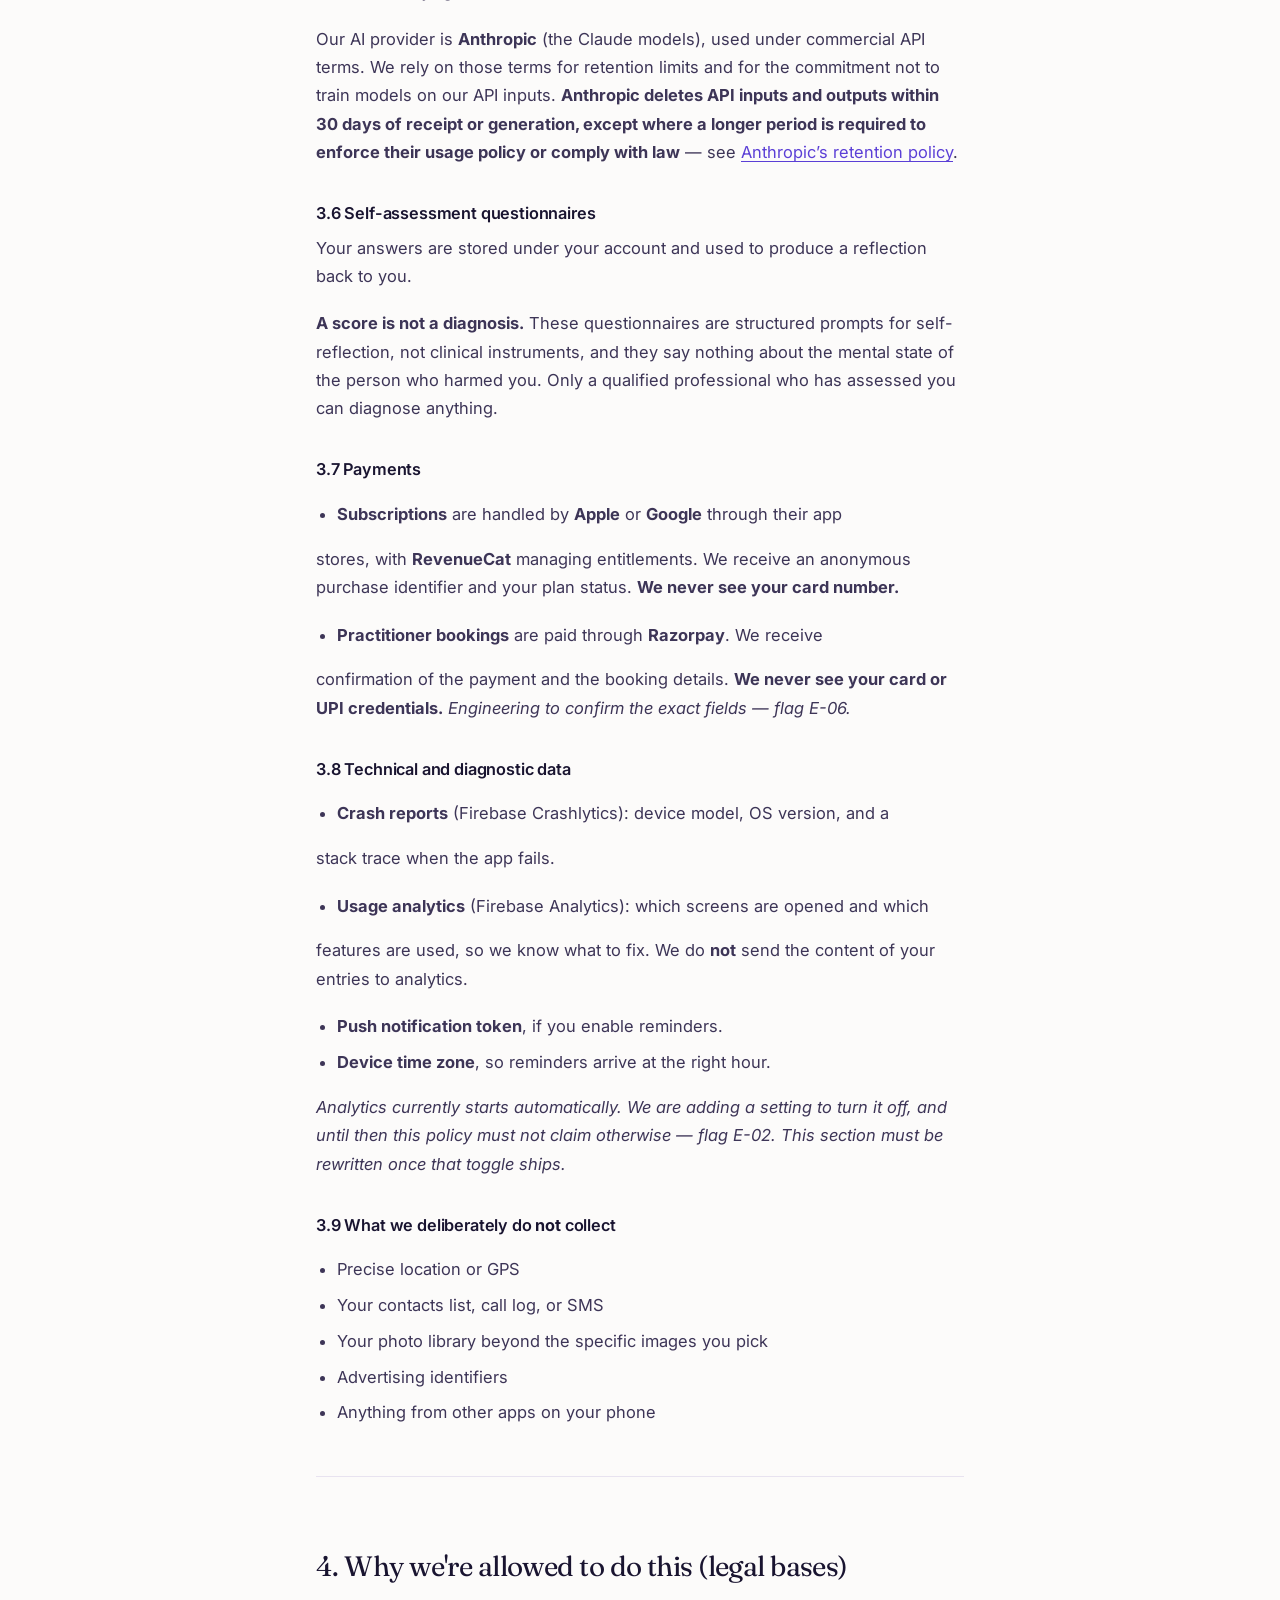
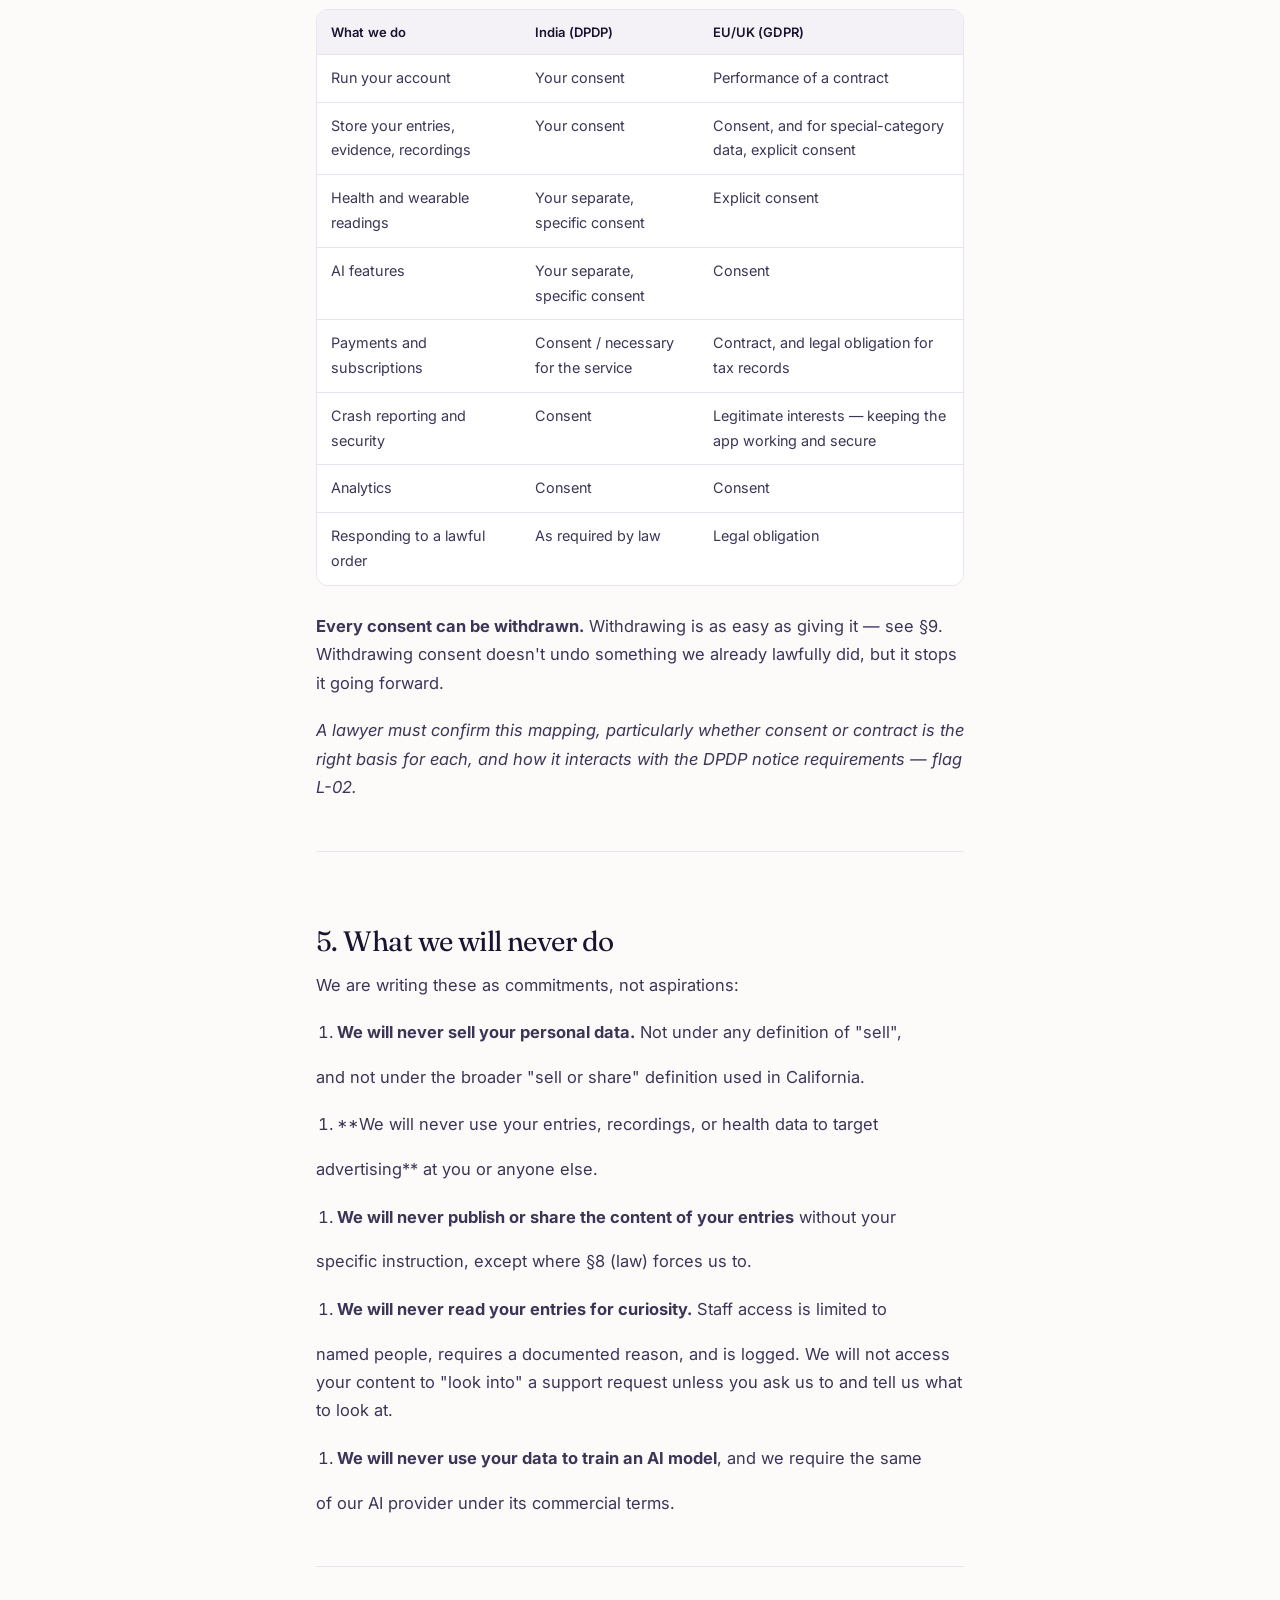
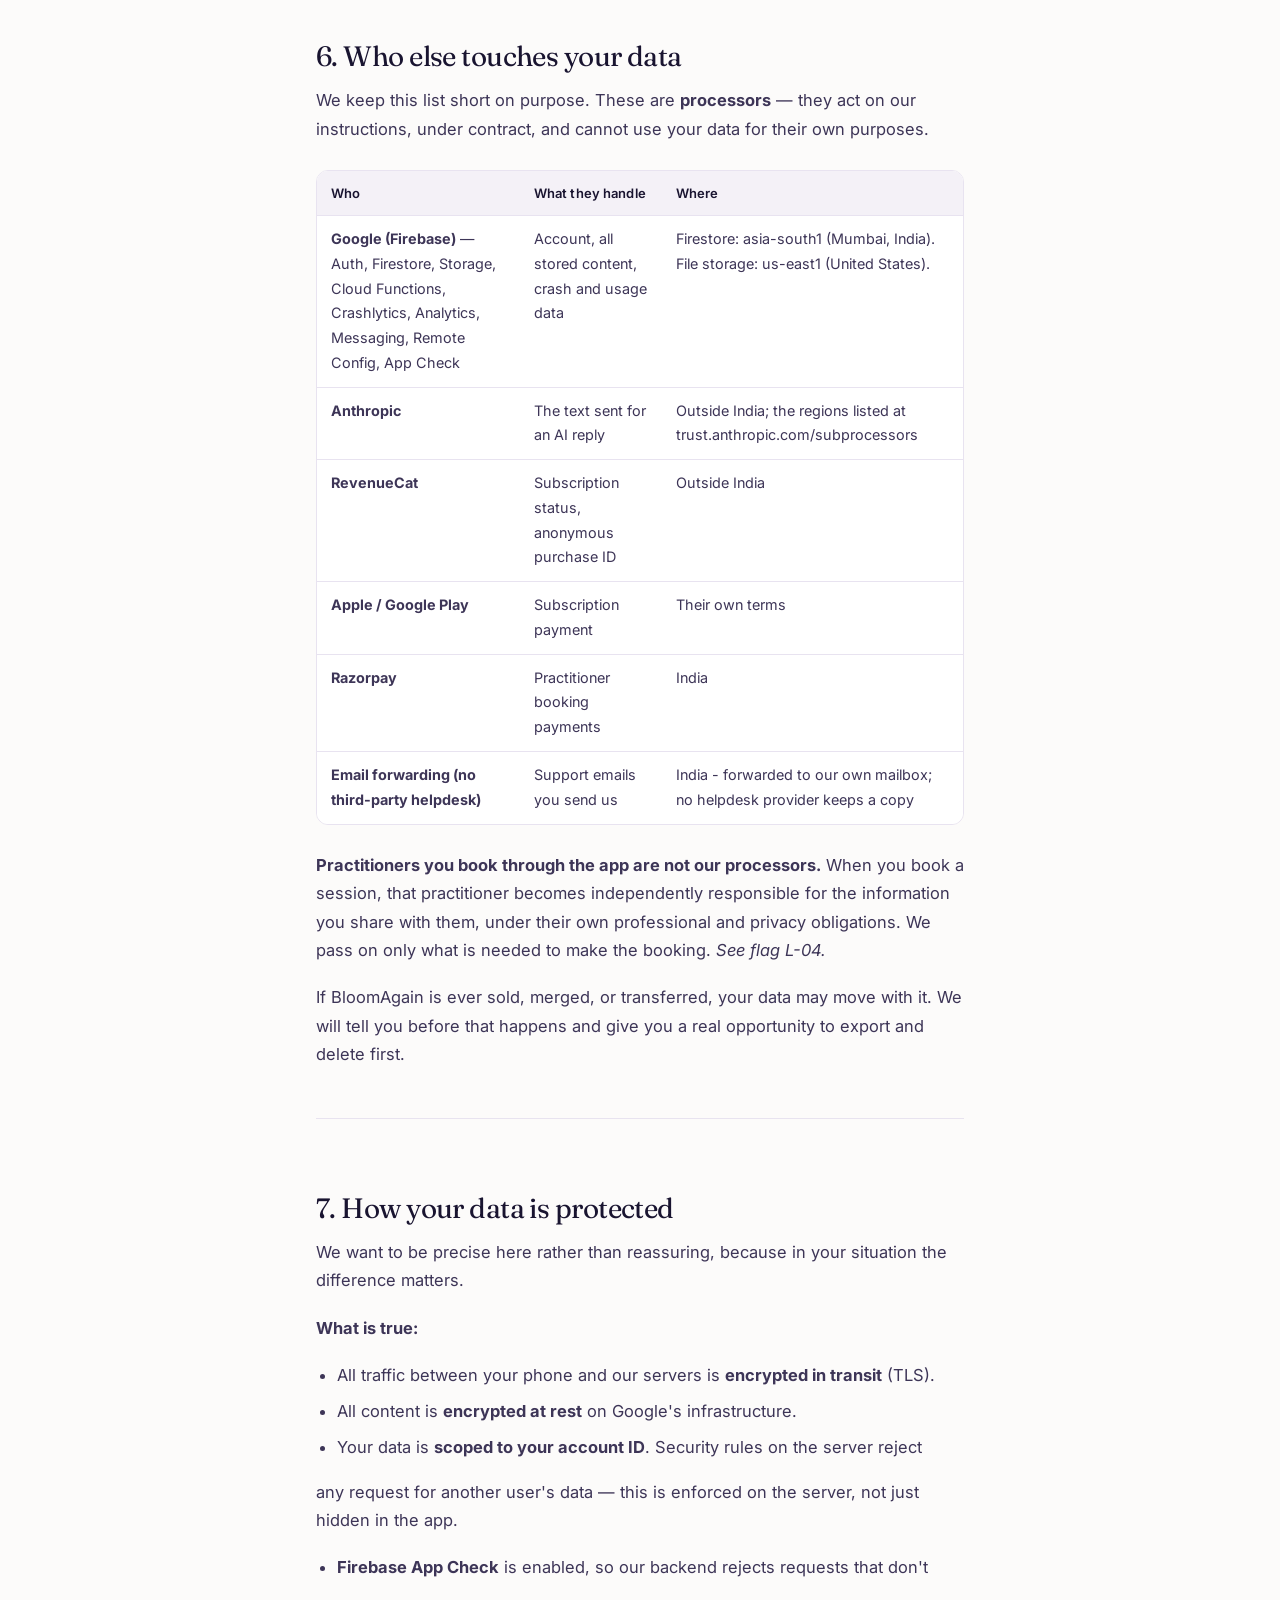
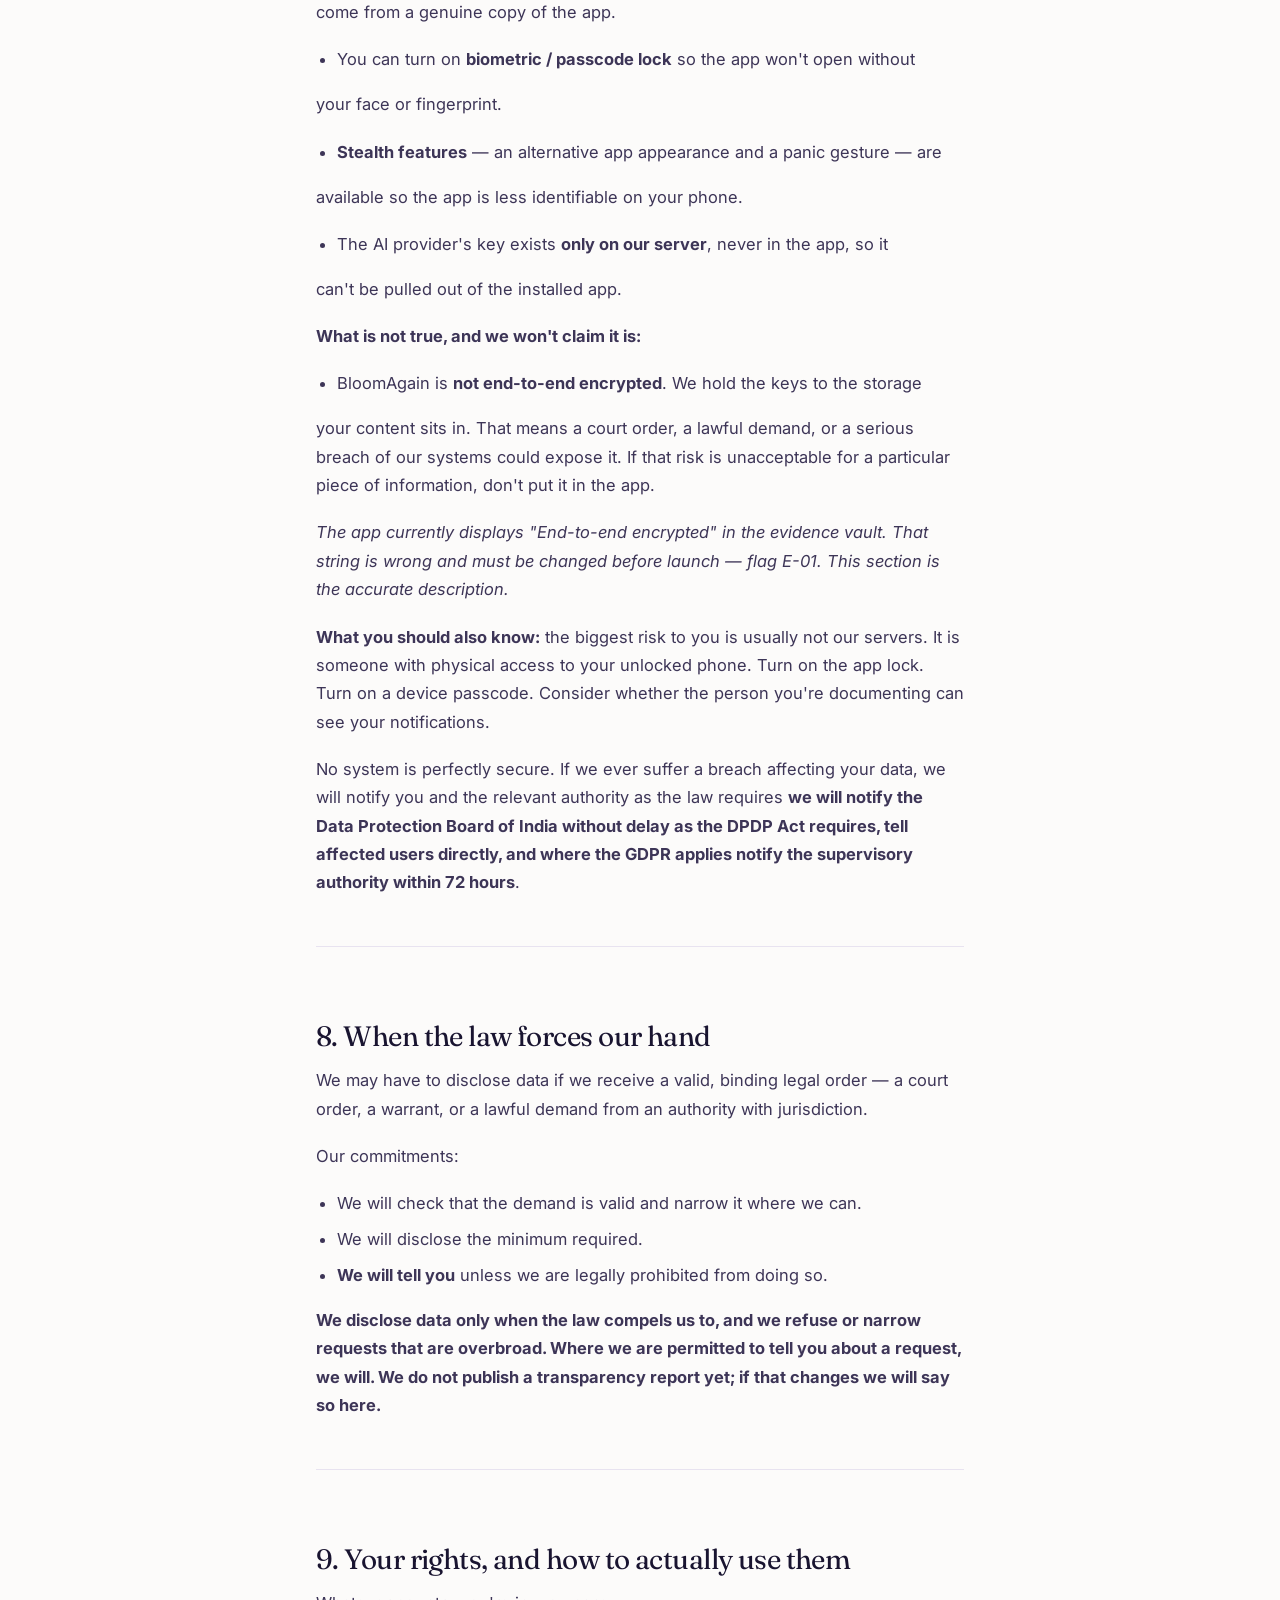
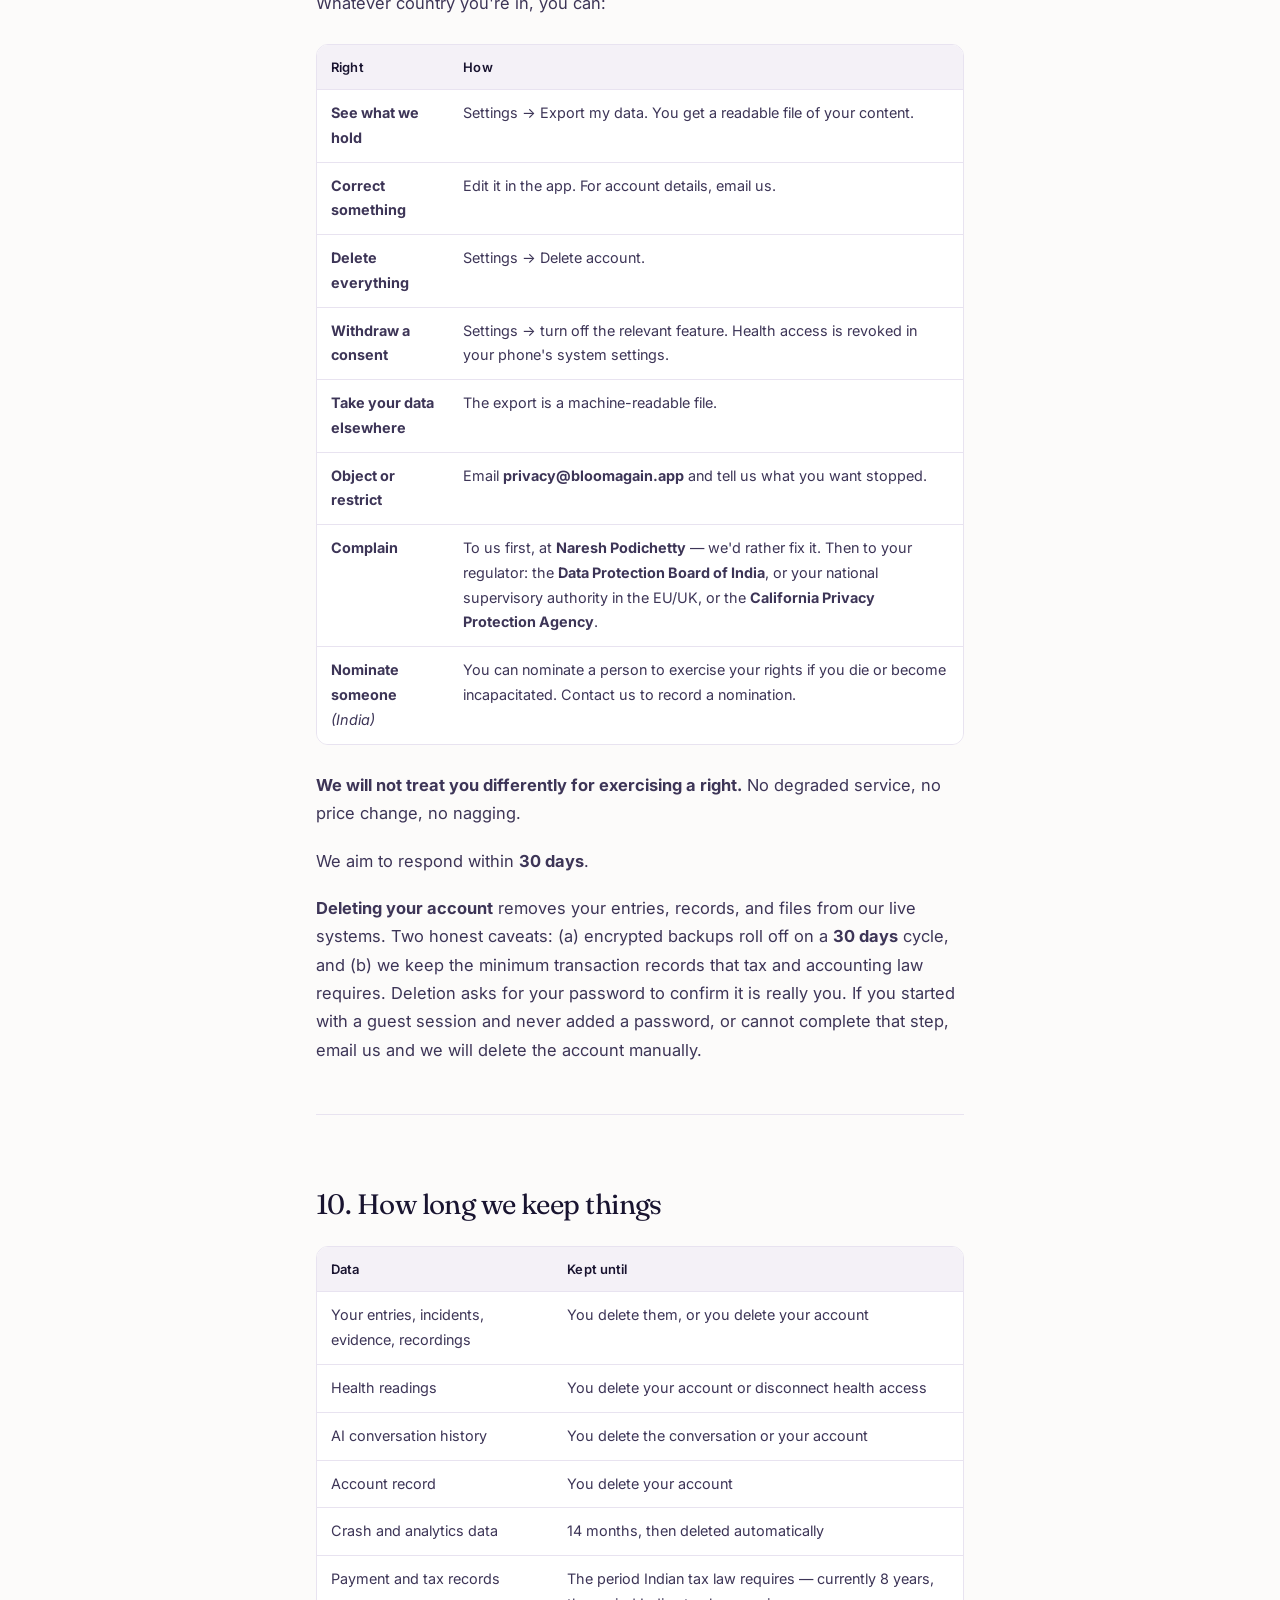
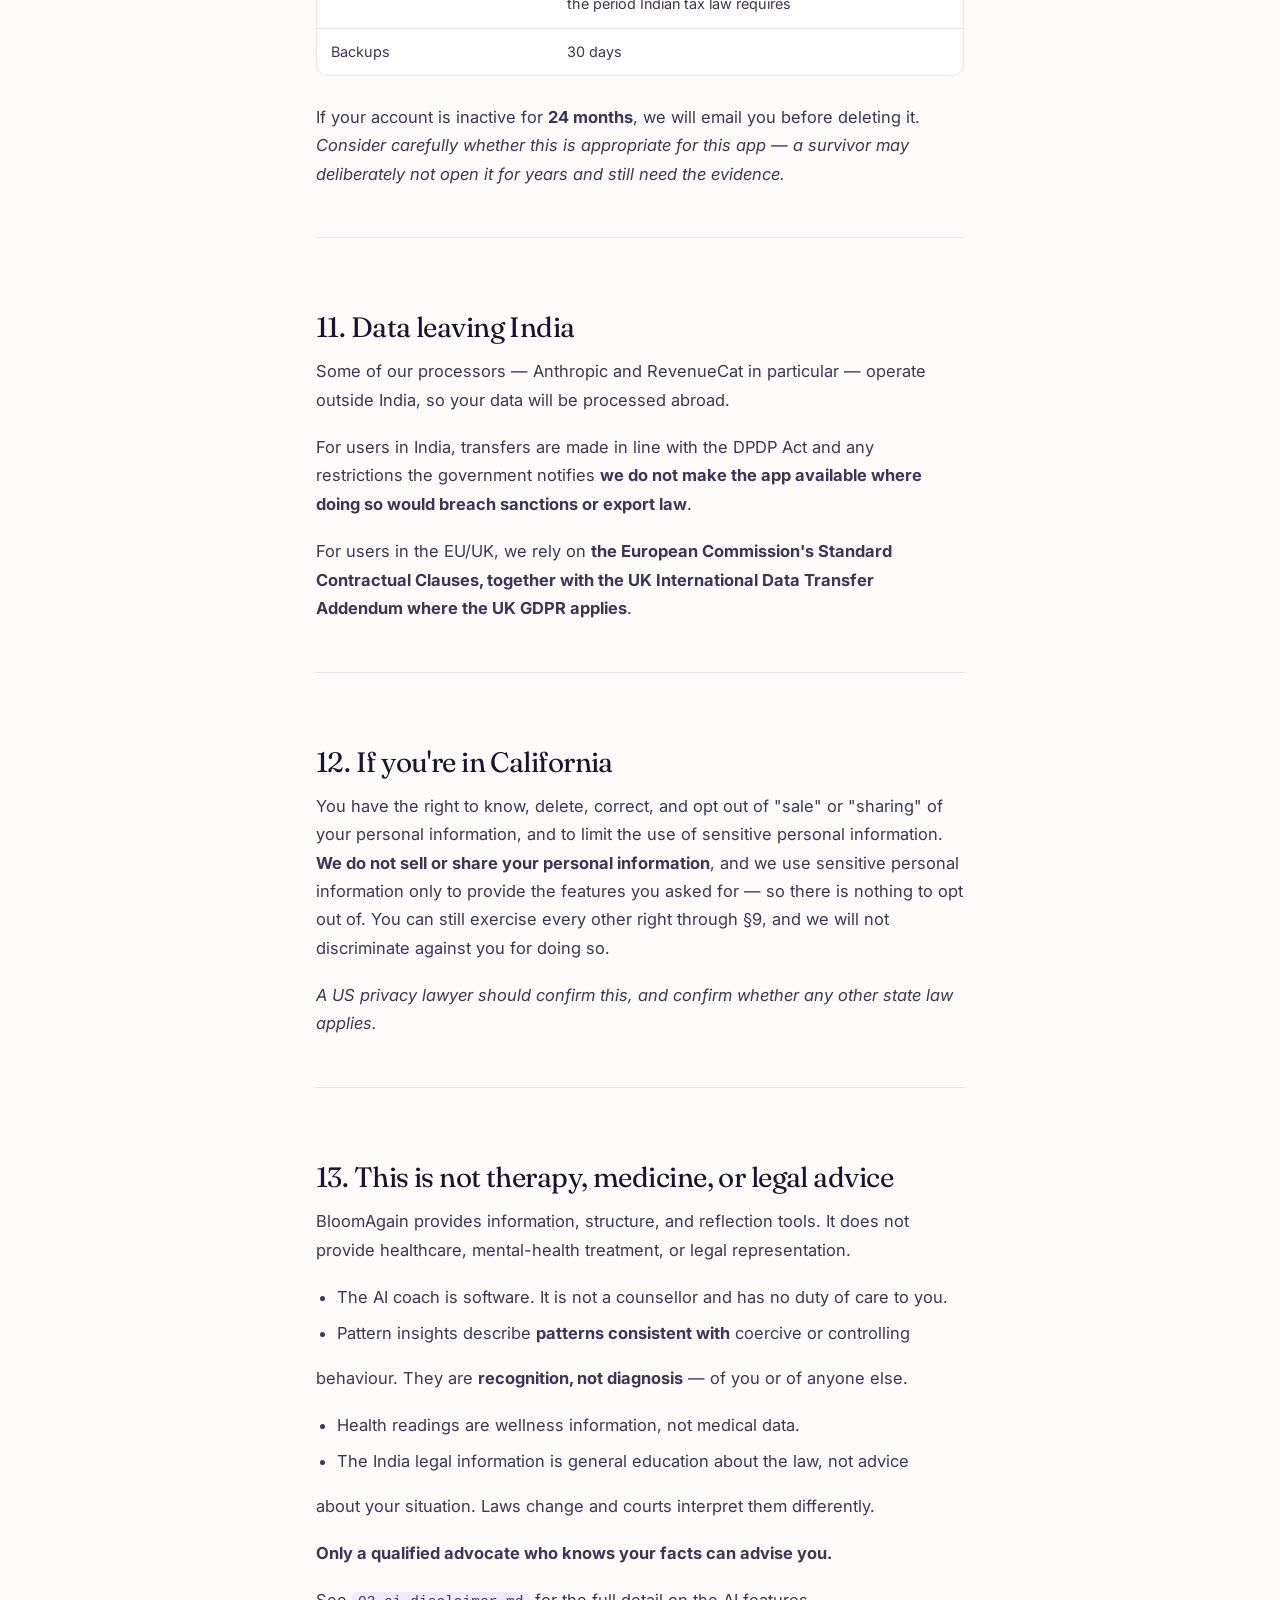
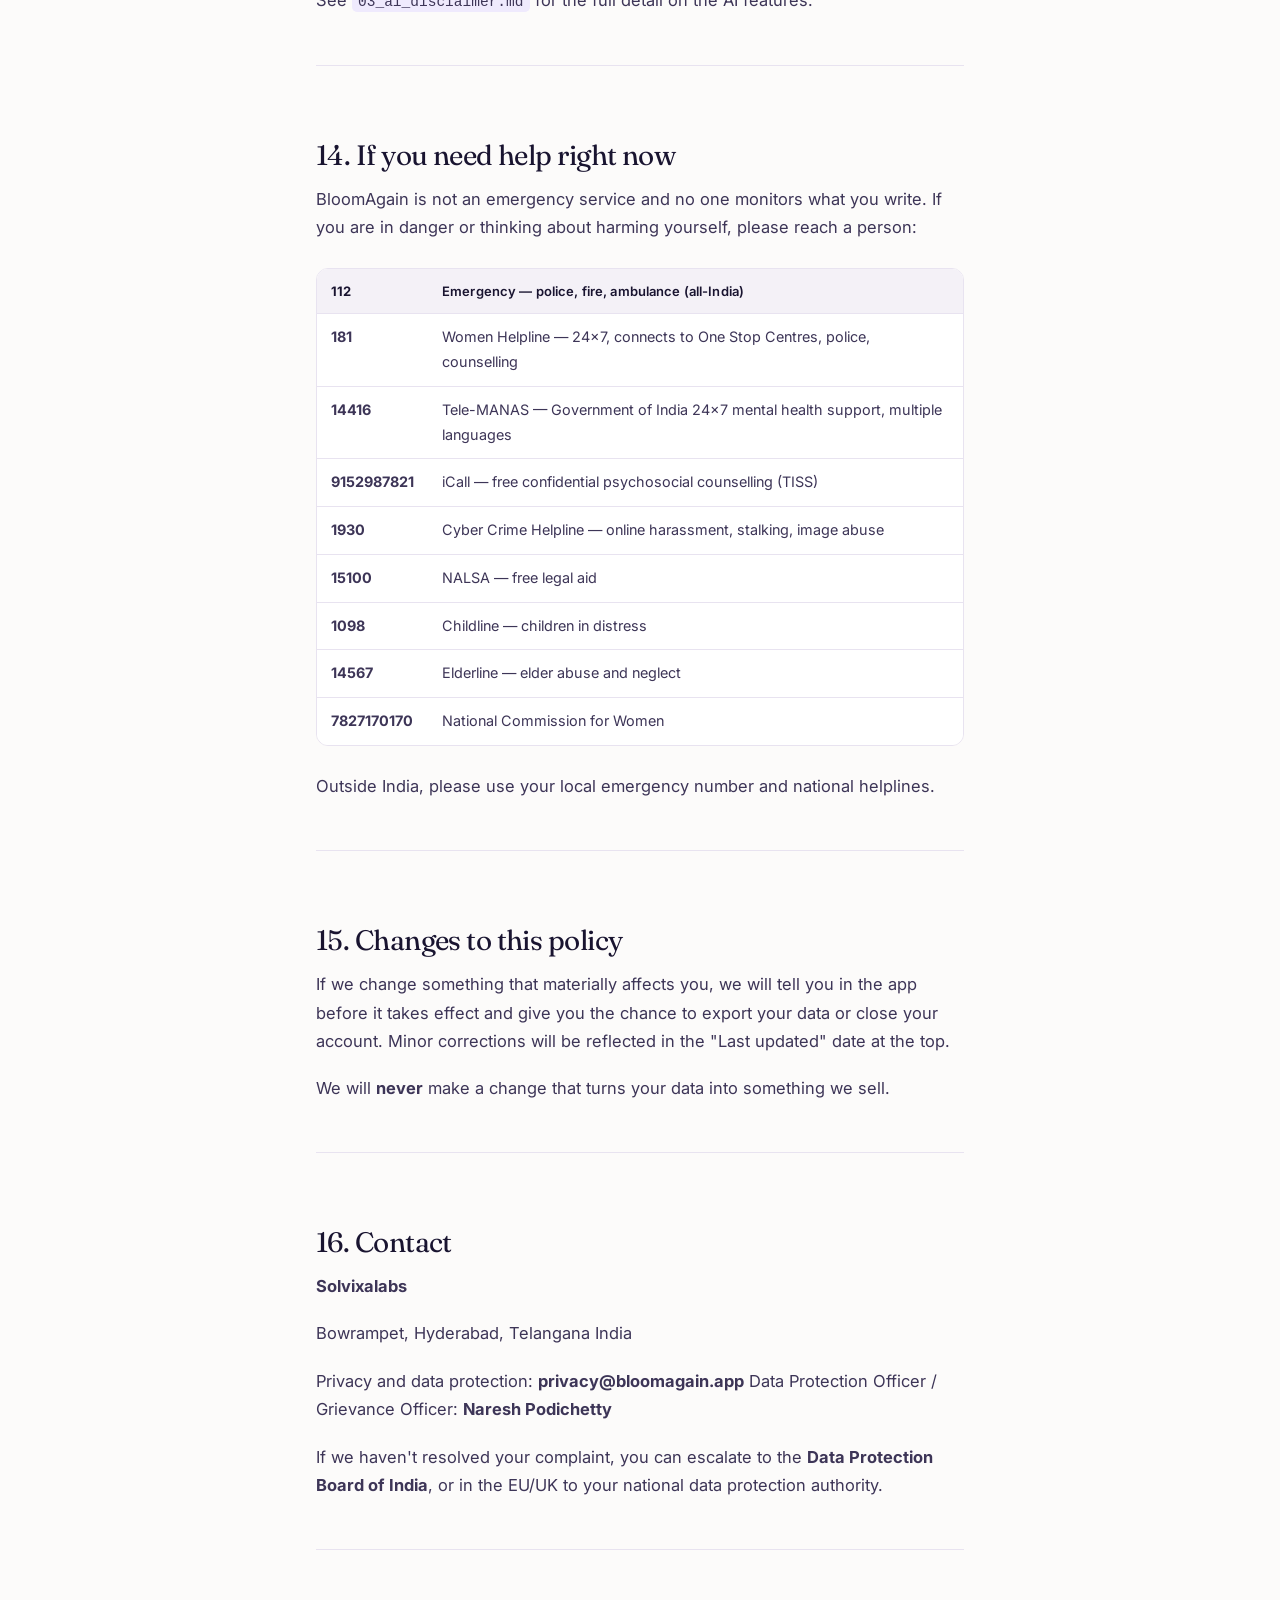
<file: privacy.html>
<!doctype html>
<html lang="en"><head>
<meta charset="utf-8">
<meta name="viewport" content="width=device-width,initial-scale=1">
<title>Privacy Policy · Bloom Again</title>
<meta name="description" content="What Bloom Again collects, what it never collects, where your entries are encrypted, how long anything is kept, and how to export or delete all of it.">
<link rel="canonical" href="https://bloomagain.app/privacy.html">
<meta property="og:type" content="article">
<meta property="og:url" content="https://bloomagain.app/privacy.html">
<meta property="og:site_name" content="Bloom Again">
<meta property="og:title" content="Privacy Policy — Bloom Again">
<meta property="og:description" content="What is collected, what never is, and how to export or delete all of it.">
<meta property="og:image" content="https://bloomagain.app/img/social-card.jpg">
<meta name="twitter:card" content="summary_large_image">
<meta name="twitter:image" content="https://bloomagain.app/img/social-card.jpg">
<link rel="icon" href="img/icon-32.png" sizes="32x32" type="image/png">
<link rel="icon" href="img/icon-192.png" sizes="192x192" type="image/png">
<link rel="apple-touch-icon" href="img/icon-180.png">
<link rel="manifest" href="site.webmanifest">
<meta name="theme-color" content="#fcfbfa" media="(prefers-color-scheme: light)">
<meta name="theme-color" content="#120f22" media="(prefers-color-scheme: dark)">
<link rel="preconnect" href="https://fonts.googleapis.com">
<link rel="preconnect" href="https://fonts.gstatic.com" crossorigin>
<link href="https://fonts.googleapis.com/css2?family=Fraunces:opsz,wght@9..144,300;9..144,400;9..144,500&family=Inter:wght@400;500;600&display=swap" rel="stylesheet">
<link rel="stylesheet" href="site.css">
<link rel="stylesheet" href="prose.css">
</head><body>

<a class="skip" href="#main">Skip to content</a>

<nav class="site" id="nav"><div class="inner">
  <a class="brand" href="/"><img src="img/icon-32.png" alt="" width="32" height="32"> Bloom Again</a>
  <span class="sp"></span>
  <a class="lnk" href="/">Home</a>
  <a class="lnk" href="/#what">What it does</a>
  <a class="lnk" href="privacy.html" aria-current="page">Privacy</a>
  <a class="lnk" href="support.html">Support</a>
  <a class="lnk" href="/#get">Download</a>
  <button class="menu-btn" id="menuBtn" aria-expanded="false" aria-controls="menu" aria-label="Open menu">
    <svg class="open" viewBox="0 0 24 24" fill="none" stroke="currentColor" stroke-width="2" stroke-linecap="round" aria-hidden="true"><path d="M3 6h18M3 12h18M3 18h18"/></svg>
    <svg class="close" viewBox="0 0 24 24" fill="none" stroke="currentColor" stroke-width="2" stroke-linecap="round" aria-hidden="true"><path d="M5 5l14 14M19 5L5 19"/></svg>
  </button>
  <button class="exit" title="Leaves this site immediately (Esc)">Quick exit</button>
</div>
<div id="menu">
  <a href="/">Home</a>
  <a href="/#what">What it does</a>
  <a href="/#plans">Plans</a>
  <a href="/#platforms">iPhone and Android</a>
  <a href="/#faq">Questions</a>
  <a href="support.html">Support</a>
  <a href="privacy.html" aria-current="page">Privacy Policy</a>
  <a class="btn btn-primary" href="https://apps.apple.com/app/id6793663067">Download on the App Store</a>
</div>
</nav>

<main class="wrap" id="main">

<a class="crumb" href="/"><span>&larr;</span> Back to Bloom Again</a>
<div class="pagehead">
  <p class="eyebrow">Legal</p>
  <h1>Privacy Policy</h1>
  <p class="lede">What Bloom Again collects, what it never collects, and how to
  get all of it back or delete it permanently.</p>
  <div class="stamp">
    <span>Last updated 10 September 2026</span>
    <span>Solvixalabs &middot; Hyderabad, India</span>
  </div>
</div>

<details class="toc" open>
  <summary>On this page</summary>
  <ol>
    <li><a href="#the-short-version">The short version</a></li>
    <li><a href="#who-we-are">1. Who we are</a></li>
    <li><a href="#who-this-policy-is-for">2. Who this policy is for</a></li>
    <li><a href="#what-we-collect">3. What we collect</a></li>
    <li><a href="#why-we-re-allowed-to-do-this-legal-bases">4. Why we&#x27;re allowed to do this (legal bases)</a></li>
    <li><a href="#what-we-will-never-do">5. What we will never do</a></li>
    <li><a href="#who-else-touches-your-data">6. Who else touches your data</a></li>
    <li><a href="#how-your-data-is-protected">7. How your data is protected</a></li>
    <li><a href="#when-the-law-forces-our-hand">8. When the law forces our hand</a></li>
    <li><a href="#your-rights-and-how-to-actually-use-them">9. Your rights, and how to actually use them</a></li>
    <li><a href="#how-long-we-keep-things">10. How long we keep things</a></li>
    <li><a href="#data-leaving-india">11. Data leaving India</a></li>
    <li><a href="#if-you-re-in-california">12. If you&#x27;re in California</a></li>
    <li><a href="#this-is-not-therapy-medicine-or-legal-ad">13. This is not therapy, medicine, or legal advice</a></li>
    <li><a href="#if-you-need-help-right-now">14. If you need help right now</a></li>
    <li><a href="#changes-to-this-policy">15. Changes to this policy</a></li>
    <li><a href="#contact">16. Contact</a></li>
  </ol>
</details>
<hr>
<h2 id="the-short-version">The short version</h2>
<p>You are reading this because BloomAgain holds some of the most private information a person can write down.</p>
<ul>
<li>Everything you save — incidents, journal entries, recordings, files, mood and</li>
</ul>
<p>health readings — is stored under <strong>your account only</strong>. No other user can see it.</p>
<ul>
<li><strong>We never sell your data.</strong> Not to advertisers, not to data brokers, not to anyone.</li>
<li><strong>We never use your entries to advertise to you</strong>, and we don&#x27;t let anyone else do that either.</li>
<li>When you use an AI feature, the text you&#x27;re working on is sent to our AI provider</li>
</ul>
<p>to generate a reply. Nothing else goes with it. You can use most of the app without ever touching an AI feature.</p>
<ul>
<li><strong>You can delete your account from inside the app</strong>, and that deletes your content.</li>
<li>We are not your therapist, your doctor, or your lawyer. BloomAgain helps you</li>
</ul>
<p><strong>recognise patterns — it does not diagnose anyone</strong>.</p>
<p>If you are in immediate danger, stop reading this and call <strong>112</strong>. Other helplines are listed in §14.</p>
<p>The rest of this policy is the detail. We&#x27;ve tried to write it so you can actually read it.</p>
<hr>
<h2 id="who-we-are">1. Who we are</h2>
<p>BloomAgain is operated by <strong>Solvixalabs</strong>, registered at <strong>Bowrampet, Hyderabad, Telangana</strong>, India.</p>
<p>For privacy questions, to exercise your rights, or to complain: <strong>privacy@bloomagain.app</strong> <em>(see flag L-01 — replace with a domain address)</em></p>
<p>Our Data Protection Officer / Grievance Officer is <strong>Naresh Podichetty</strong>, reachable at the same address. Under India&#x27;s Digital Personal Data Protection Act, we are the <strong>Data Fiduciary</strong> for your data. Under the GDPR, we are the <strong>controller</strong>.</p>
<p><em>Lawyer to confirm the exact titles, statutory contact details, and the response timeline we publish — flag L-02.</em></p>
<hr>
<h2 id="who-this-policy-is-for">2. Who this policy is for</h2>
<p>BloomAgain is for adults, <strong>18 and over</strong>. We do not knowingly collect data from children. If we learn that a child has created an account, we will delete it. If you believe a child is using BloomAgain, contact us at <strong>privacy@bloomagain.app</strong>.</p>
<p>If a child is in danger, <strong>Childline 1098</strong> is a 24×7 helpline for children in distress, including children witnessing abuse at home.</p>
<hr>
<h2 id="what-we-collect">3. What we collect</h2>
<p>We&#x27;ve split this by <em>why</em> it exists, because that matters more than a category name.</p>
<h3>3.1 Things you have to give us to have an account</h3>
<div class="tablewrap"><table>
<thead><tr><th>What</th><th>Why</th></tr></thead><tbody>
<tr><td>Email address</td><td>To create your account, sign you in, and reset your password</td></tr>
<tr><td>Password (stored only as a cryptographic hash by Firebase Authentication)</td><td>To sign you in</td></tr>
<tr><td>Display name, if you enter one</td><td>So the app can address you</td></tr>
<tr><td>A user ID we generate</td><td>To keep your data separate from everyone else&#x27;s</td></tr>
</tbody></table></div>
<p>Bloom Again offers email sign-in and a guest session only. There is no Google or Apple sign-in, so no third-party identity provider receives anything about you, and we receive nothing from one.</p>
<h3>3.2 Things you choose to put in</h3>
<p>This is the heart of the app, and it is all optional. You decide what goes in.</p>
<ul>
<li><strong>Incident logs</strong> — what happened, when, how you felt, who was involved</li>
<li><strong>Journal entries</strong>, gratitude notes, letters you write and don&#x27;t send</li>
<li><strong>Mood and trigger records</strong></li>
<li><strong>Self-assessment questionnaire answers</strong> (see §3.6)</li>
<li><strong>Evidence vault contents</strong> — photos, documents, screenshots, audio files</li>
<li><strong>Voice recordings</strong> you make in the app</li>
<li><strong>Safety plan and safe contacts</strong> — names and numbers of people you&#x27;d reach for</li>
<li><strong>Medication and sleep notes</strong>, if you use those features</li>
</ul>
<p>Much of this will, by its nature, be <strong>sensitive</strong>: it may describe your health, your sex life, your religion or caste, your relationships, and criminal conduct by another person. Some of it may identify a third party — the person who harmed you, your children, your family. We treat all of it as sensitive, and §5 explains the rules we hold ourselves to.</p>
<h3>3.3 Health and wearable data — only if you turn it on</h3>
<p>If you connect Apple Health or Health Connect, BloomAgain reads:</p>
<ul>
<li><strong>Heart rate</strong> and <strong>heart rate variability</strong></li>
<li><strong>Sleep</strong> data</li>
<li>Related activity readings needed for the anxiety score</li>
</ul>
<p>We use these to compute a personal <strong>anxiety awareness score</strong> — a comparison against <em>your own</em> recent baseline, so you can notice when your body is reacting before your mind catches up.</p>
<p><strong>This is wellness information, not a medical measurement.</strong> It does not detect, diagnose, monitor, or treat any condition. It is often wrong. Caffeine, illness, exercise, a hot room, and a bad night&#x27;s sleep all move these numbers. Never make a medical decision based on it.</p>
<p>If the app writes anything back to Apple Health (for example, a sleep log), we only write what you have asked it to write.</p>
<p>You can revoke health access at any time in your phone&#x27;s system settings, and the app keeps working without it.</p>
<h3>3.4 Voice recordings and speech-to-text</h3>
<p>Two separate things, and they behave differently:</p>
<ul>
<li><strong>Voice recordings</strong> you make deliberately are audio files. They are uploaded</li>
</ul>
<p>and stored under your account like any other file in the vault, and you can delete them.</p>
<ul>
<li><strong>Speech-to-text</strong> (&quot;dictate this entry&quot;) uses your device&#x27;s built-in speech</li>
</ul>
<p>recognition. On iOS and Android this may mean audio is processed by Apple&#x27;s or Google&#x27;s speech service under <strong>their</strong> privacy policies, not ours. If that matters to you, type instead.</p>
<p>The microphone is never on unless you have started a recording or a dictation. BloomAgain does not listen in the background.</p>
<h3>3.5 AI features</h3>
<p>When you use the AI coach, pattern insights, letter drafting, or the weekly briefing, the app sends the relevant text to our AI provider through <strong>our own server</strong>. The AI provider&#x27;s key never sits on your phone.</p>
<p>What is sent: the instruction that shapes the reply, plus the conversation or entry the feature is working on. What is not sent: your email, your name, your account ID, your health readings, your files, or anything from a feature you aren&#x27;t currently using.</p>
<p><em>Engineering must confirm this per feature and correct this paragraph if it overstates — flag E-05.</em></p>
<p>Our AI provider is <strong>Anthropic</strong> (the Claude models), used under commercial API terms. We rely on those terms for retention limits and for the commitment not to train models on our API inputs. <strong>Anthropic deletes API inputs and outputs within 30 days of receipt or generation, except where a longer period is required to enforce their usage policy or comply with law</strong> — see <a href="https://privacy.claude.com/en/articles/7996866-how-long-do-you-store-personal-data" rel="noopener">Anthropic&rsquo;s retention policy</a>.</p>
<h3>3.6 Self-assessment questionnaires</h3>
<p>Your answers are stored under your account and used to produce a reflection back to you.</p>
<p><strong>A score is not a diagnosis.</strong> These questionnaires are structured prompts for self-reflection, not clinical instruments, and they say nothing about the mental state of the person who harmed you. Only a qualified professional who has assessed you can diagnose anything.</p>
<h3>3.7 Payments</h3>
<ul>
<li><strong>Subscriptions</strong> are handled by <strong>Apple</strong> or <strong>Google</strong> through their app</li>
</ul>
<p>stores, with <strong>RevenueCat</strong> managing entitlements. We receive an anonymous purchase identifier and your plan status. <strong>We never see your card number.</strong></p>
<ul>
<li><strong>Practitioner bookings</strong> are paid through <strong>Razorpay</strong>. We receive</li>
</ul>
<p>confirmation of the payment and the booking details. <strong>We never see your card or UPI credentials.</strong> <em>Engineering to confirm the exact fields — flag E-06.</em></p>
<h3>3.8 Technical and diagnostic data</h3>
<ul>
<li><strong>Crash reports</strong> (Firebase Crashlytics): device model, OS version, and a</li>
</ul>
<p>stack trace when the app fails.</p>
<ul>
<li><strong>Usage analytics</strong> (Firebase Analytics): which screens are opened and which</li>
</ul>
<p>features are used, so we know what to fix. We do <strong>not</strong> send the content of your entries to analytics.</p>
<ul>
<li><strong>Push notification token</strong>, if you enable reminders.</li>
<li><strong>Device time zone</strong>, so reminders arrive at the right hour.</li>
</ul>
<p><em>Analytics currently starts automatically. We are adding a setting to turn it off, and until then this policy must not claim otherwise — flag E-02. This section must be rewritten once that toggle ships.</em></p>
<h3>3.9 What we deliberately do <strong>not</strong> collect</h3>
<ul>
<li>Precise location or GPS</li>
<li>Your contacts list, call log, or SMS</li>
<li>Your photo library beyond the specific images you pick</li>
<li>Advertising identifiers</li>
<li>Anything from other apps on your phone</li>
</ul>
<hr>
<h2 id="why-we-re-allowed-to-do-this-legal-bases">4. Why we&#x27;re allowed to do this (legal bases)</h2>
<div class="tablewrap"><table>
<thead><tr><th>What we do</th><th>India (DPDP)</th><th>EU/UK (GDPR)</th></tr></thead><tbody>
<tr><td>Run your account</td><td>Your consent</td><td>Performance of a contract</td></tr>
<tr><td>Store your entries, evidence, recordings</td><td>Your consent</td><td>Consent, and for special-category data, explicit consent</td></tr>
<tr><td>Health and wearable readings</td><td>Your separate, specific consent</td><td>Explicit consent</td></tr>
<tr><td>AI features</td><td>Your separate, specific consent</td><td>Consent</td></tr>
<tr><td>Payments and subscriptions</td><td>Consent / necessary for the service</td><td>Contract, and legal obligation for tax records</td></tr>
<tr><td>Crash reporting and security</td><td>Consent</td><td>Legitimate interests — keeping the app working and secure</td></tr>
<tr><td>Analytics</td><td>Consent</td><td>Consent</td></tr>
<tr><td>Responding to a lawful order</td><td>As required by law</td><td>Legal obligation</td></tr>
</tbody></table></div>
<p><strong>Every consent can be withdrawn.</strong> Withdrawing is as easy as giving it — see §9. Withdrawing consent doesn&#x27;t undo something we already lawfully did, but it stops it going forward.</p>
<p><em>A lawyer must confirm this mapping, particularly whether consent or contract is the right basis for each, and how it interacts with the DPDP notice requirements — flag L-02.</em></p>
<hr>
<h2 id="what-we-will-never-do">5. What we will never do</h2>
<p>We are writing these as commitments, not aspirations:</p>
<ol>
<li><strong>We will never sell your personal data.</strong> Not under any definition of &quot;sell&quot;,</li>
</ol>
<p>and not under the broader &quot;sell or share&quot; definition used in California.</p>
<ol>
<li>**We will never use your entries, recordings, or health data to target</li>
</ol>
<p>advertising** at you or anyone else.</p>
<ol>
<li><strong>We will never publish or share the content of your entries</strong> without your</li>
</ol>
<p>specific instruction, except where §8 (law) forces us to.</p>
<ol>
<li><strong>We will never read your entries for curiosity.</strong> Staff access is limited to</li>
</ol>
<p>named people, requires a documented reason, and is logged. We will not access your content to &quot;look into&quot; a support request unless you ask us to and tell us what to look at.</p>
<ol>
<li><strong>We will never use your data to train an AI model</strong>, and we require the same</li>
</ol>
<p>of our AI provider under its commercial terms.</p>
<hr>
<h2 id="who-else-touches-your-data">6. Who else touches your data</h2>
<p>We keep this list short on purpose. These are <strong>processors</strong> — they act on our instructions, under contract, and cannot use your data for their own purposes.</p>
<div class="tablewrap"><table>
<thead><tr><th>Who</th><th>What they handle</th><th>Where</th></tr></thead><tbody>
<tr><td><strong>Google (Firebase)</strong> — Auth, Firestore, Storage, Cloud Functions, Crashlytics, Analytics, Messaging, Remote Config, App Check</td><td>Account, all stored content, crash and usage data</td><td>Firestore: asia-south1 (Mumbai, India). File storage: us-east1 (United States).</td></tr>
<tr><td><strong>Anthropic</strong></td><td>The text sent for an AI reply</td><td>Outside India; the regions listed at trust.anthropic.com/subprocessors</td></tr>
<tr><td><strong>RevenueCat</strong></td><td>Subscription status, anonymous purchase ID</td><td>Outside India</td></tr>
<tr><td><strong>Apple / Google Play</strong></td><td>Subscription payment</td><td>Their own terms</td></tr>
<tr><td><strong>Razorpay</strong></td><td>Practitioner booking payments</td><td>India</td></tr>
<tr><td><strong>Email forwarding (no third-party helpdesk)</strong></td><td>Support emails you send us</td><td>India - forwarded to our own mailbox; no helpdesk provider keeps a copy</td></tr>
</tbody></table></div>
<p><strong>Practitioners you book through the app are not our processors.</strong> When you book a session, that practitioner becomes independently responsible for the information you share with them, under their own professional and privacy obligations. We pass on only what is needed to make the booking. <em>See flag L-04.</em></p>
<p>If BloomAgain is ever sold, merged, or transferred, your data may move with it. We will tell you before that happens and give you a real opportunity to export and delete first.</p>
<hr>
<h2 id="how-your-data-is-protected">7. How your data is protected</h2>
<p>We want to be precise here rather than reassuring, because in your situation the difference matters.</p>
<p><strong>What is true:</strong></p>
<ul>
<li>All traffic between your phone and our servers is <strong>encrypted in transit</strong> (TLS).</li>
<li>All content is <strong>encrypted at rest</strong> on Google&#x27;s infrastructure.</li>
<li>Your data is <strong>scoped to your account ID</strong>. Security rules on the server reject</li>
</ul>
<p>any request for another user&#x27;s data — this is enforced on the server, not just hidden in the app.</p>
<ul>
<li><strong>Firebase App Check</strong> is enabled, so our backend rejects requests that don&#x27;t</li>
</ul>
<p>come from a genuine copy of the app.</p>
<ul>
<li>You can turn on <strong>biometric / passcode lock</strong> so the app won&#x27;t open without</li>
</ul>
<p>your face or fingerprint.</p>
<ul>
<li><strong>Stealth features</strong> — an alternative app appearance and a panic gesture — are</li>
</ul>
<p>available so the app is less identifiable on your phone.</p>
<ul>
<li>The AI provider&#x27;s key exists <strong>only on our server</strong>, never in the app, so it</li>
</ul>
<p>can&#x27;t be pulled out of the installed app.</p>
<p><strong>What is not true, and we won&#x27;t claim it is:</strong></p>
<ul>
<li>BloomAgain is <strong>not end-to-end encrypted</strong>. We hold the keys to the storage</li>
</ul>
<p>your content sits in. That means a court order, a lawful demand, or a serious breach of our systems could expose it. If that risk is unacceptable for a particular piece of information, don&#x27;t put it in the app.</p>
<p><em>The app currently displays &quot;End-to-end encrypted&quot; in the evidence vault. That string is wrong and must be changed before launch — flag E-01. This section is the accurate description.</em></p>
<p><strong>What you should also know:</strong> the biggest risk to you is usually not our servers. It is someone with physical access to your unlocked phone. Turn on the app lock. Turn on a device passcode. Consider whether the person you&#x27;re documenting can see your notifications.</p>
<p>No system is perfectly secure. If we ever suffer a breach affecting your data, we will notify you and the relevant authority as the law requires <strong>we will notify the Data Protection Board of India without delay as the DPDP Act requires, tell affected users directly, and where the GDPR applies notify the supervisory authority within 72 hours</strong>.</p>
<hr>
<h2 id="when-the-law-forces-our-hand">8. When the law forces our hand</h2>
<p>We may have to disclose data if we receive a valid, binding legal order — a court order, a warrant, or a lawful demand from an authority with jurisdiction.</p>
<p>Our commitments:</p>
<ul>
<li>We will check that the demand is valid and narrow it where we can.</li>
<li>We will disclose the minimum required.</li>
<li><strong>We will tell you</strong> unless we are legally prohibited from doing so.</li>
</ul>
<p><strong>We disclose data only when the law compels us to, and we refuse or narrow requests that are overbroad. Where we are permitted to tell you about a request, we will. We do not publish a transparency report yet; if that changes we will say so here.</strong></p>
<hr>
<h2 id="your-rights-and-how-to-actually-use-them">9. Your rights, and how to actually use them</h2>
<p>Whatever country you&#x27;re in, you can:</p>
<div class="tablewrap"><table>
<thead><tr><th>Right</th><th>How</th></tr></thead><tbody>
<tr><td><strong>See what we hold</strong></td><td>Settings → Export my data. You get a readable file of your content.</td></tr>
<tr><td><strong>Correct something</strong></td><td>Edit it in the app. For account details, email us.</td></tr>
<tr><td><strong>Delete everything</strong></td><td>Settings → Delete account.</td></tr>
<tr><td><strong>Withdraw a consent</strong></td><td>Settings → turn off the relevant feature. Health access is revoked in your phone&#x27;s system settings.</td></tr>
<tr><td><strong>Take your data elsewhere</strong></td><td>The export is a machine-readable file.</td></tr>
<tr><td><strong>Object or restrict</strong></td><td>Email <strong>privacy@bloomagain.app</strong> and tell us what you want stopped.</td></tr>
<tr><td><strong>Complain</strong></td><td>To us first, at <strong>Naresh Podichetty</strong> — we&#x27;d rather fix it. Then to your regulator: the <strong>Data Protection Board of India</strong>, or your national supervisory authority in the EU/UK, or the <strong>California Privacy Protection Agency</strong>.</td></tr>
<tr><td><strong>Nominate someone</strong> <em>(India)</em></td><td>You can nominate a person to exercise your rights if you die or become incapacitated. Contact us to record a nomination.</td></tr>
</tbody></table></div>
<p><strong>We will not treat you differently for exercising a right.</strong> No degraded service, no price change, no nagging.</p>
<p>We aim to respond within <strong>30 days</strong>.</p>
<p><strong>Deleting your account</strong> removes your entries, records, and files from our live systems. Two honest caveats: (a) encrypted backups roll off on a <strong>30 days</strong> cycle, and (b) we keep the minimum transaction records that tax and accounting law requires. Deletion asks for your password to confirm it is really you. If you started with a guest session and never added a password, or cannot complete that step, email us and we will delete the account manually.</p>
<hr>
<h2 id="how-long-we-keep-things">10. How long we keep things</h2>
<div class="tablewrap"><table>
<thead><tr><th>Data</th><th>Kept until</th></tr></thead><tbody>
<tr><td>Your entries, incidents, evidence, recordings</td><td>You delete them, or you delete your account</td></tr>
<tr><td>Health readings</td><td>You delete your account or disconnect health access</td></tr>
<tr><td>AI conversation history</td><td>You delete the conversation or your account</td></tr>
<tr><td>Account record</td><td>You delete your account</td></tr>
<tr><td>Crash and analytics data</td><td>14 months, then deleted automatically</td></tr>
<tr><td>Payment and tax records</td><td>The period Indian tax law requires — currently 8 years, the period Indian tax law requires</td></tr>
<tr><td>Backups</td><td>30 days</td></tr>
</tbody></table></div>
<p>If your account is inactive for <strong>24 months</strong>, we will email you before deleting it. <em>Consider carefully whether this is appropriate for this app — a survivor may deliberately not open it for years and still need the evidence.</em></p>
<hr>
<h2 id="data-leaving-india">11. Data leaving India</h2>
<p>Some of our processors — Anthropic and RevenueCat in particular — operate outside India, so your data will be processed abroad.</p>
<p>For users in India, transfers are made in line with the DPDP Act and any restrictions the government notifies <strong>we do not make the app available where doing so would breach sanctions or export law</strong>.</p>
<p>For users in the EU/UK, we rely on <strong>the European Commission&#x27;s Standard Contractual Clauses, together with the UK International Data Transfer Addendum where the UK GDPR applies</strong>.</p>
<hr>
<h2 id="if-you-re-in-california">12. If you&#x27;re in California</h2>
<p>You have the right to know, delete, correct, and opt out of &quot;sale&quot; or &quot;sharing&quot; of your personal information, and to limit the use of sensitive personal information. <strong>We do not sell or share your personal information</strong>, and we use sensitive personal information only to provide the features you asked for — so there is nothing to opt out of. You can still exercise every other right through §9, and we will not discriminate against you for doing so.</p>
<p><em>A US privacy lawyer should confirm this, and confirm whether any other state law applies.</em></p>
<hr>
<h2 id="this-is-not-therapy-medicine-or-legal-ad">13. This is not therapy, medicine, or legal advice</h2>
<p>BloomAgain provides information, structure, and reflection tools. It does not provide healthcare, mental-health treatment, or legal representation.</p>
<ul>
<li>The AI coach is software. It is not a counsellor and has no duty of care to you.</li>
<li>Pattern insights describe <strong>patterns consistent with</strong> coercive or controlling</li>
</ul>
<p>behaviour. They are <strong>recognition, not diagnosis</strong> — of you or of anyone else.</p>
<ul>
<li>Health readings are wellness information, not medical data.</li>
<li>The India legal information is general education about the law, not advice</li>
</ul>
<p>about your situation. Laws change and courts interpret them differently.</p>
<p><strong>Only a qualified advocate who knows your facts can advise you.</strong></p>
<p>See <code>03_ai_disclaimer.md</code> for the full detail on the AI features.</p>
<hr>
<h2 id="if-you-need-help-right-now">14. If you need help right now</h2>
<p>BloomAgain is not an emergency service and no one monitors what you write. If you are in danger or thinking about harming yourself, please reach a person:</p>
<div class="tablewrap"><table>
<thead><tr><th><strong>112</strong></th><th>Emergency — police, fire, ambulance (all-India)</th></tr></thead><tbody>
<tr><td><strong>181</strong></td><td>Women Helpline — 24×7, connects to One Stop Centres, police, counselling</td></tr>
<tr><td><strong>14416</strong></td><td>Tele-MANAS — Government of India 24×7 mental health support, multiple languages</td></tr>
<tr><td><strong>9152987821</strong></td><td>iCall — free confidential psychosocial counselling (TISS)</td></tr>
<tr><td><strong>1930</strong></td><td>Cyber Crime Helpline — online harassment, stalking, image abuse</td></tr>
<tr><td><strong>15100</strong></td><td>NALSA — free legal aid</td></tr>
<tr><td><strong>1098</strong></td><td>Childline — children in distress</td></tr>
<tr><td><strong>14567</strong></td><td>Elderline — elder abuse and neglect</td></tr>
<tr><td><strong>7827170170</strong></td><td>National Commission for Women</td></tr>
</tbody></table></div>
<p>Outside India, please use your local emergency number and national helplines.</p>
<hr>
<h2 id="changes-to-this-policy">15. Changes to this policy</h2>
<p>If we change something that materially affects you, we will tell you in the app before it takes effect and give you the chance to export your data or close your account. Minor corrections will be reflected in the &quot;Last updated&quot; date at the top.</p>
<p>We will <strong>never</strong> make a change that turns your data into something we sell.</p>
<hr>
<h2 id="contact">16. Contact</h2>
<p><strong>Solvixalabs</strong></p>
<p>Bowrampet, Hyderabad, Telangana India</p>
<p>Privacy and data protection: <strong>privacy@bloomagain.app</strong> Data Protection Officer / Grievance Officer: <strong>Naresh Podichetty</strong></p>
<p>If we haven&#x27;t resolved your complaint, you can escalate to the <strong>Data Protection Board of India</strong>, or in the EU/UK to your national data protection authority.</p>
<hr>
<p><em>Draft — pending review by a licensed advocate. Contains no statutory section references by design; a lawyer must supply them.</em></p>
</main>

<footer class="site"><div class="wrap">
  <div class="fgrid">
    <div class="fbrand">
      <a class="brand" href="/"><img src="img/icon-32.png" alt="" width="32" height="32"> Bloom Again</a>
      <p>A private record of what actually happened. Built for someone who may
      be watched.</p>
      <a class="btn btn-ghost btn-sm" href="https://apps.apple.com/app/id6793663067">Download for iPhone</a>
    </div>
    <nav aria-label="Product">
      <h4>Product</h4>
      <ul>
        <li><a href="/#what">What it does</a></li>
        <li><a href="/#privacy">Privacy by design</a></li>
        <li><a href="/#plans">Plans</a></li>
        <li><a href="/#platforms">iPhone and Android</a></li>
        <li><a href="/#faq">Questions</a></li>
      </ul>
    </nav>
    <nav aria-label="Company">
      <h4>Company</h4>
      <ul>
        <li><a href="support.html">Support</a></li>
        <li><a href="privacy.html">Privacy Policy</a></li>
        <li><a href="support.html#delete">Delete your data</a></li>
        <li><a href="mailto:support@bloomagain.app">support@bloomagain.app</a></li>
      </ul>
    </nav>
  </div>
  <div class="legal">
    <p class="fine">&copy; 2026 Solvixalabs. Bloom Again describes patterns
    consistent with documented behaviours; it does not diagnose anyone, and it
    is not a substitute for professional advice. Health features are for
    personal wellness awareness only and are not medical measurements.</p>
  </div>
</div></footer>

<script src="site.js" defer></script>
</body></html>
</file>
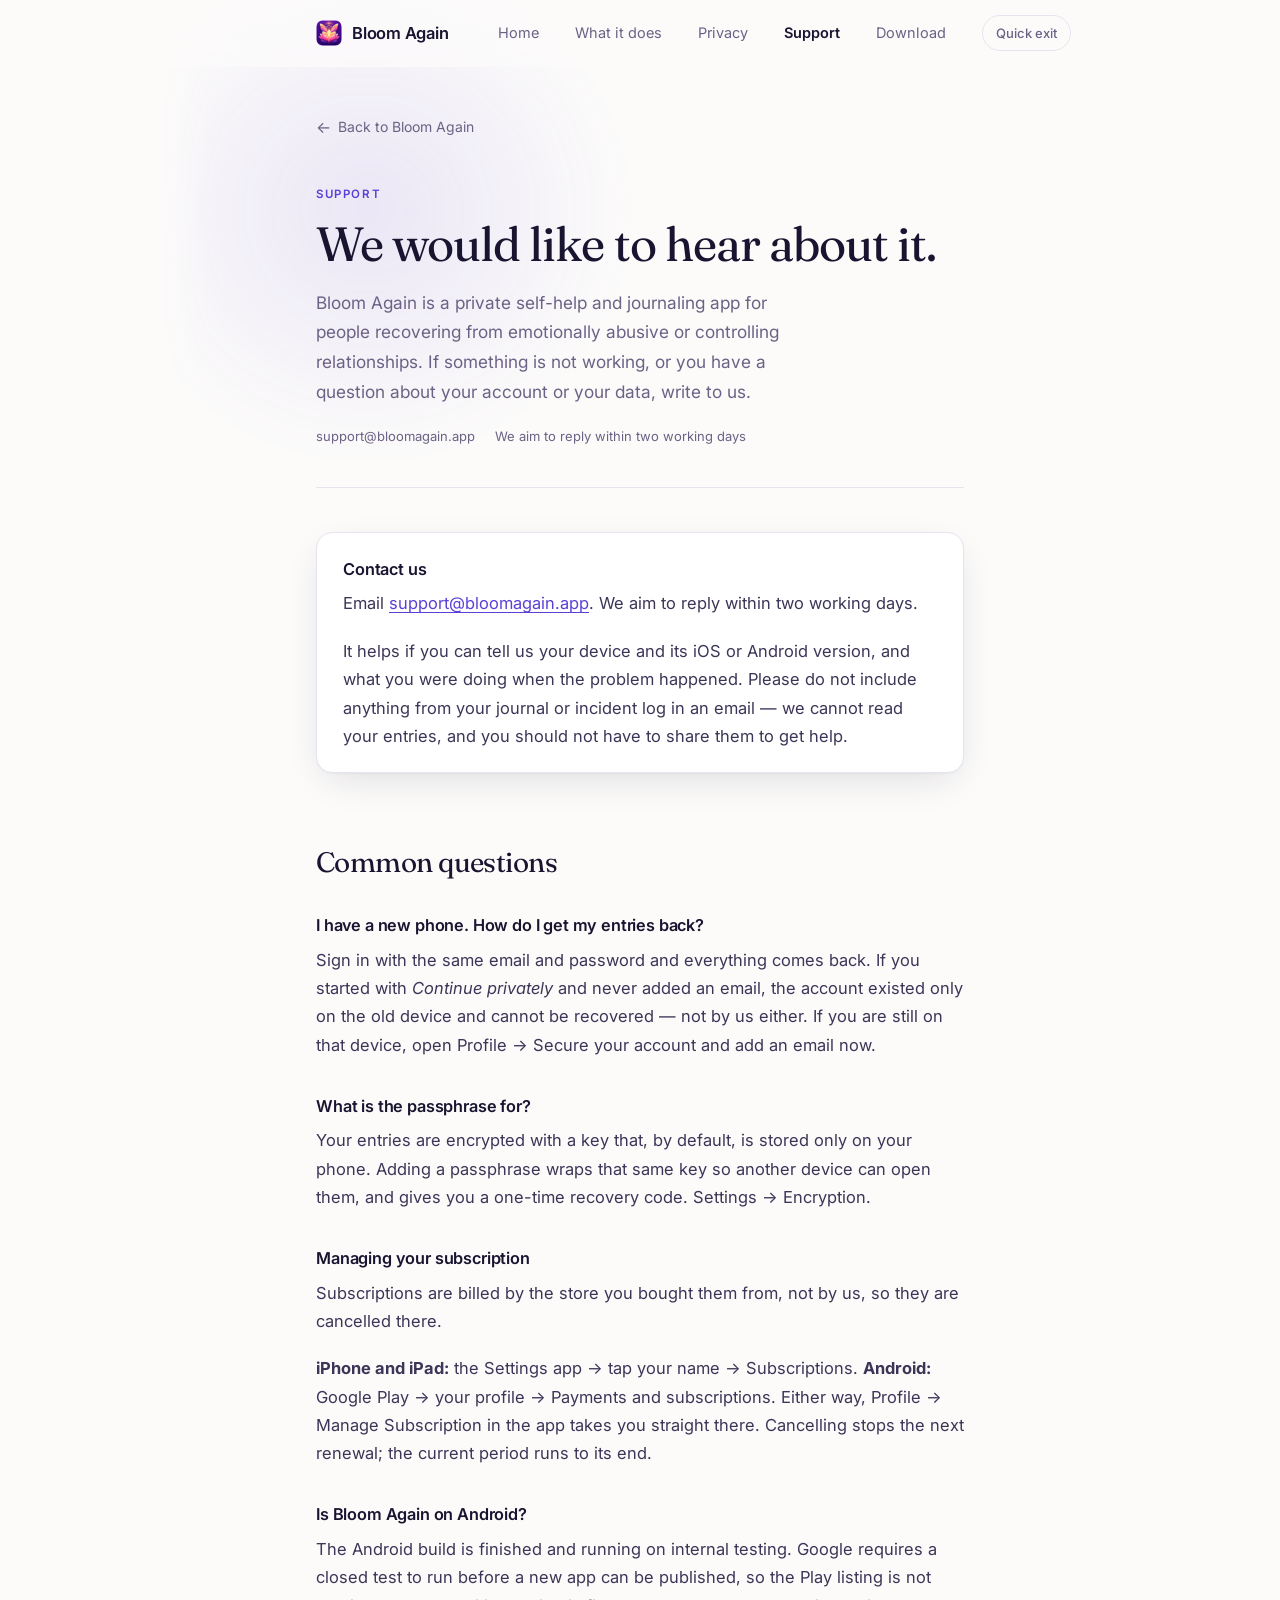
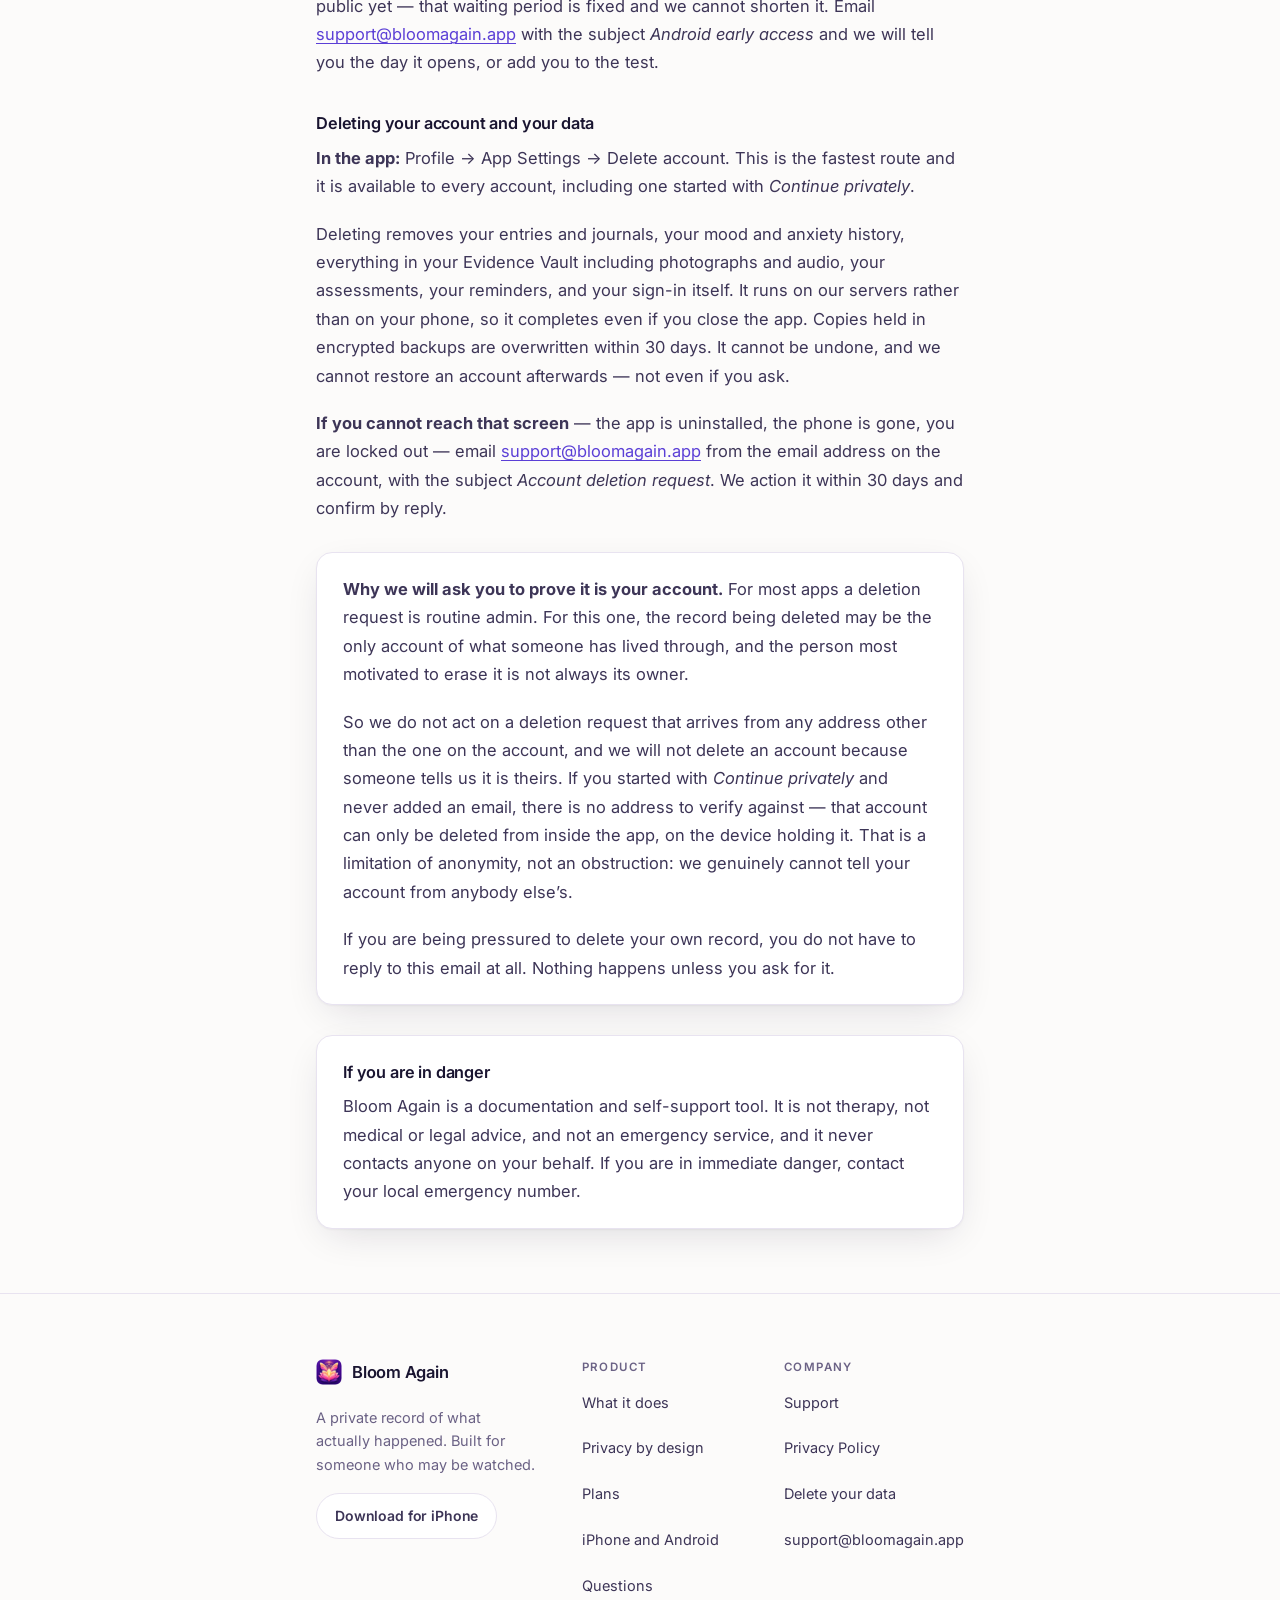
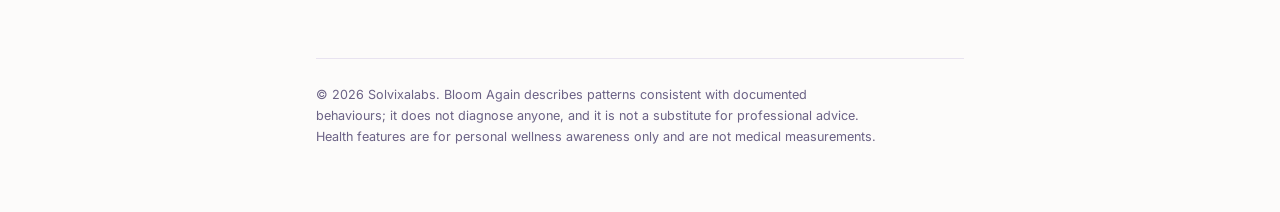
<file: support.html>
<!doctype html>
<html lang="en"><head>
<meta charset="utf-8">
<meta name="viewport" content="width=device-width,initial-scale=1">
<title>Support · Bloom Again</title>
<meta name="description" content="How to get help with Bloom Again: recovering entries on a new phone, the encryption passphrase, managing your subscription, and deleting your account and data.">
<link rel="canonical" href="https://bloomagain.app/support.html">
<meta property="og:type" content="article">
<meta property="og:url" content="https://bloomagain.app/support.html">
<meta property="og:site_name" content="Bloom Again">
<meta property="og:title" content="Support — Bloom Again">
<meta property="og:description" content="Recovering entries, the encryption passphrase, subscriptions, and deleting your account and your data.">
<meta property="og:image" content="https://bloomagain.app/img/social-card.jpg">
<meta name="twitter:card" content="summary_large_image">
<meta name="twitter:image" content="https://bloomagain.app/img/social-card.jpg">
<link rel="icon" href="img/icon-32.png" sizes="32x32" type="image/png">
<link rel="icon" href="img/icon-192.png" sizes="192x192" type="image/png">
<link rel="apple-touch-icon" href="img/icon-180.png">
<link rel="manifest" href="site.webmanifest">
<meta name="theme-color" content="#fcfbfa" media="(prefers-color-scheme: light)">
<meta name="theme-color" content="#120f22" media="(prefers-color-scheme: dark)">
<link rel="preconnect" href="https://fonts.googleapis.com">
<link rel="preconnect" href="https://fonts.gstatic.com" crossorigin>
<link href="https://fonts.googleapis.com/css2?family=Fraunces:opsz,wght@9..144,300;9..144,400;9..144,500&family=Inter:wght@400;500;600&display=swap" rel="stylesheet">
<link rel="stylesheet" href="site.css">
<link rel="stylesheet" href="prose.css">
</head><body>

<a class="skip" href="#main">Skip to content</a>

<nav class="site" id="nav"><div class="inner">
  <a class="brand" href="/"><img src="img/icon-32.png" alt="" width="32" height="32"> Bloom Again</a>
  <span class="sp"></span>
  <a class="lnk" href="/">Home</a>
  <a class="lnk" href="/#what">What it does</a>
  <a class="lnk" href="privacy.html">Privacy</a>
  <a class="lnk" href="support.html" aria-current="page">Support</a>
  <a class="lnk" href="/#get">Download</a>
  <button class="menu-btn" id="menuBtn" aria-expanded="false" aria-controls="menu" aria-label="Open menu">
    <svg class="open" viewBox="0 0 24 24" fill="none" stroke="currentColor" stroke-width="2" stroke-linecap="round" aria-hidden="true"><path d="M3 6h18M3 12h18M3 18h18"/></svg>
    <svg class="close" viewBox="0 0 24 24" fill="none" stroke="currentColor" stroke-width="2" stroke-linecap="round" aria-hidden="true"><path d="M5 5l14 14M19 5L5 19"/></svg>
  </button>
  <button class="exit" title="Leaves this site immediately (Esc)">Quick exit</button>
</div>
<div id="menu">
  <a href="/">Home</a>
  <a href="/#what">What it does</a>
  <a href="/#plans">Plans</a>
  <a href="/#platforms">iPhone and Android</a>
  <a href="/#faq">Questions</a>
  <a href="support.html" aria-current="page">Support</a>
  <a href="privacy.html">Privacy Policy</a>
  <a class="btn btn-primary" href="https://apps.apple.com/app/id6793663067">Download on the App Store</a>
</div>
</nav>

<main class="wrap" id="main">

<a class="crumb" href="/"><span>&larr;</span> Back to Bloom Again</a>

<div class="pagehead">
  <p class="eyebrow">Support</p>
  <h1>We would like to hear about it.</h1>
  <p class="lede">Bloom Again is a private self-help and journaling app for
  people recovering from emotionally abusive or controlling relationships. If
  something is not working, or you have a question about your account or your
  data, write to us.</p>
  <div class="stamp">
    <span>support@bloomagain.app</span>
    <span>We aim to reply within two working days</span>
  </div>
</div>


<div class="card">
<h3>Contact us</h3>
<p>Email <a href="mailto:support@bloomagain.app">support@bloomagain.app</a>. We aim to reply
within two working days.</p>
<p>It helps if you can tell us your device and its iOS or Android version, and
what you were doing when the problem happened. Please do not include anything from your
journal or incident log in an email &mdash; we cannot read your entries, and
you should not have to share them to get help.</p>
</div>

<h2 id="questions">Common questions</h2>

<h3 id="restore">I have a new phone. How do I get my entries back?</h3>
<p>Sign in with the same email and password and everything comes back. If you
started with <em>Continue privately</em> and never added an email, the account
existed only on the old device and cannot be recovered &mdash; not by us
either. If you are still on that device, open Profile &rarr; Secure your
account and add an email now.</p>

<h3 id="passphrase">What is the passphrase for?</h3>
<p>Your entries are encrypted with a key that, by default, is stored only on
your phone. Adding a passphrase wraps that same key so another device can open
them, and gives you a one-time recovery code. Settings &rarr; Encryption.</p>

<h3 id="subscription">Managing your subscription</h3>
<p>Subscriptions are billed by the store you bought them from, not by us, so
they are cancelled there.</p>
<p><strong>iPhone and iPad:</strong> the Settings app &rarr; tap your name
&rarr; Subscriptions. <strong>Android:</strong> Google Play &rarr; your
profile &rarr; Payments and subscriptions. Either way, Profile &rarr; Manage
Subscription in the app takes you straight there. Cancelling stops the next
renewal; the current period runs to its end.</p>

<h3 id="android">Is Bloom Again on Android?</h3>
<p>The Android build is finished and running on internal testing. Google
requires a closed test to run before a new app can be published, so the Play
listing is not public yet &mdash; that waiting period is fixed and we cannot
shorten it. Email
<a href="mailto:support@bloomagain.app?subject=Android%20early%20access">support@bloomagain.app</a>
with the subject <em>Android early access</em> and we will tell you the day it
opens, or add you to the test.</p>

<h3 id="delete">Deleting your account and your data</h3>
<p><strong>In the app:</strong> Profile &rarr; App Settings &rarr; Delete account.
This is the fastest route and it is available to every account, including one
started with <em>Continue privately</em>.</p>

<p>Deleting removes your entries and journals, your mood and anxiety history,
everything in your Evidence Vault including photographs and audio, your
assessments, your reminders, and your sign-in itself. It runs on our servers
rather than on your phone, so it completes even if you close the app. Copies
held in encrypted backups are overwritten within 30 days. It cannot be undone,
and we cannot restore an account afterwards &mdash; not even if you ask.</p>

<p><strong>If you cannot reach that screen</strong> &mdash; the app is
uninstalled, the phone is gone, you are locked out &mdash; email
<a href="mailto:support@bloomagain.app?subject=Account%20deletion%20request">support@bloomagain.app</a>
from the email address on the account, with the subject <em>Account deletion
request</em>. We action it within 30 days and confirm by reply.</p>

<div class="card">
<p><strong>Why we will ask you to prove it is your account.</strong> For most
apps a deletion request is routine admin. For this one, the record being
deleted may be the only account of what someone has lived through, and the
person most motivated to erase it is not always its owner.</p>
<p>So we do not act on a deletion request that arrives from any address other
than the one on the account, and we will not delete an account because someone
tells us it is theirs. If you started with <em>Continue privately</em> and
never added an email, there is no address to verify against &mdash; that
account can only be deleted from inside the app, on the device holding it.
That is a limitation of anonymity, not an obstruction: we genuinely cannot
tell your account from anybody else&rsquo;s.</p>
<p>If you are being pressured to delete your own record, you do not have to
reply to this email at all. Nothing happens unless you ask for it.</p>
</div>

<div class="card">
<h3>If you are in danger</h3>
<p>Bloom Again is a documentation and self-support tool. It is not therapy,
not medical or legal advice, and not an emergency service, and it never
contacts anyone on your behalf. If you are in immediate danger, contact your
local emergency number.</p>
</div>

</main>

<footer class="site"><div class="wrap">
  <div class="fgrid">
    <div class="fbrand">
      <a class="brand" href="/"><img src="img/icon-32.png" alt="" width="32" height="32"> Bloom Again</a>
      <p>A private record of what actually happened. Built for someone who may
      be watched.</p>
      <a class="btn btn-ghost btn-sm" href="https://apps.apple.com/app/id6793663067">Download for iPhone</a>
    </div>
    <nav aria-label="Product">
      <h4>Product</h4>
      <ul>
        <li><a href="/#what">What it does</a></li>
        <li><a href="/#privacy">Privacy by design</a></li>
        <li><a href="/#plans">Plans</a></li>
        <li><a href="/#platforms">iPhone and Android</a></li>
        <li><a href="/#faq">Questions</a></li>
      </ul>
    </nav>
    <nav aria-label="Company">
      <h4>Company</h4>
      <ul>
        <li><a href="support.html">Support</a></li>
        <li><a href="privacy.html">Privacy Policy</a></li>
        <li><a href="support.html#delete">Delete your data</a></li>
        <li><a href="mailto:support@bloomagain.app">support@bloomagain.app</a></li>
      </ul>
    </nav>
  </div>
  <div class="legal">
    <p class="fine">&copy; 2026 Solvixalabs. Bloom Again describes patterns
    consistent with documented behaviours; it does not diagnose anyone, and it
    is not a substitute for professional advice. Health features are for
    personal wellness awareness only and are not medical measurements.</p>
  </div>
</div></footer>

<script src="site.js" defer></script>
</body></html>
</file>
<file: site.css>
/* Bloom Again — shared chrome.
   Every page loads this: tokens, nav, footer, buttons, reveal. Page-specific
   layout stays in that page's own <style>. Before this file the three pages
   each carried their own copy of the palette and the nav, and they had already
   begun to drift; a token changed here now changes everywhere. */

:root{
  --ink:#191430; --ink-2:#3d3557; --muted:#6b6285;
  --bg:#fcfbfa; --bg-2:#f4f1f7; --card:#ffffff; --line:#e8e3f0;
  --violet:#5b3fd6; --violet-soft:#efeafd;
  --sage:#3f8f72; --rose:#c4547a;
  --shadow:0 1px 2px rgba(25,20,48,.04), 0 12px 40px -12px rgba(25,20,48,.16);
  --serif:"Fraunces",Georgia,serif;
  --sans:"Inter",-apple-system,BlinkMacSystemFont,"Segoe UI",sans-serif;
  --wrap:1080px;          /* long-form pages narrow this to 720px */
  --gutter:clamp(20px,5vw,40px);
}
@media (prefers-color-scheme:dark){
  :root{
    --ink:#f0edf8; --ink-2:#cdc6e0; --muted:#9a92b4;
    --bg:#120f22; --bg-2:#191430; --card:#1d1836; --line:#302849;
    --violet:#b3a1ff; --violet-soft:#241d42;
    --sage:#6fc4a3; --rose:#f08aa8;
    --shadow:0 1px 2px rgba(0,0,0,.3), 0 18px 50px -14px rgba(0,0,0,.6);
  }
}

*,*::before,*::after{box-sizing:border-box}
html{-webkit-text-size-adjust:100%; scroll-behavior:smooth}
@media (prefers-reduced-motion:reduce){html{scroll-behavior:auto}}
body{
  margin:0; background:var(--bg); color:var(--ink); overflow-x:hidden;
  font-family:var(--sans); font-size:17px; line-height:1.65;
  -webkit-font-smoothing:antialiased; text-rendering:optimizeLegibility;
}
a{color:inherit}
:focus-visible{outline:2px solid var(--violet); outline-offset:3px; border-radius:4px}
.wrap{max-width:var(--wrap); margin-inline:auto; padding-inline:var(--gutter)}

/* Keyboard users should not have to tab the whole nav on every page. */
.skip{
  position:absolute; left:-9999px; top:0; z-index:100;
  background:var(--violet); color:#fff; padding:10px 18px;
  border-radius:0 0 10px 0; font-size:14px; font-weight:600; text-decoration:none;
}
.skip:focus{left:0}

/* ── nav ─────────────────────────────────────────────── */
nav.site{
  position:sticky; top:0; z-index:50;
  backdrop-filter:saturate(1.6) blur(14px);
  -webkit-backdrop-filter:saturate(1.6) blur(14px);
  background:color-mix(in srgb, var(--bg) 82%, transparent);
  border-bottom:1px solid transparent; transition:border-color .3s;
}
nav.site.scrolled{border-bottom-color:var(--line)}
nav.site .inner{
  display:flex; align-items:center; gap:14px; height:66px;
  max-width:var(--wrap); margin-inline:auto; padding-inline:var(--gutter);
}
.brand{
  display:inline-flex; align-items:center; gap:10px; text-decoration:none;
  color:var(--ink); font-weight:600; letter-spacing:-.015em; white-space:nowrap;
}
.brand img{width:26px; height:26px; border-radius:7px; display:block}
nav.site .sp{flex:1}
nav.site a.lnk{
  color:var(--muted); text-decoration:none; font-size:14.5px;
  margin-left:22px; transition:color .2s; white-space:nowrap;
}
nav.site a.lnk:hover,nav.site a.lnk[aria-current="page"]{color:var(--ink)}
nav.site a.lnk[aria-current="page"]{font-weight:600}
.exit{
  font:inherit; font-size:13px; font-weight:500; cursor:pointer;
  color:var(--muted); background:transparent;
  border:1px solid var(--line); border-radius:999px;
  padding:6px 13px; margin-left:22px; transition:.2s; white-space:nowrap;
}
.exit:hover{border-color:var(--rose); color:var(--rose)}
/* Anchor targets must clear the sticky bar, or a jump to #delete lands with
   the heading hidden underneath it. */
:target{scroll-margin-top:84px}
[id]{scroll-margin-top:84px}

/* ── mobile menu ─────────────────────────────────────── */
/* Below ~720px the inline links no longer fit beside the exit button. They
   used to be display:none with nothing in their place, which left the inner
   pages with no navigation at all on a phone -- the brand mark and Quick exit
   were the entire bar. They now collapse into this panel instead. */
.menu-btn{
  display:none; align-items:center; justify-content:center;
  width:38px; height:38px; margin-left:12px; padding:0;
  background:transparent; border:1px solid var(--line); border-radius:11px;
  color:var(--ink); cursor:pointer; transition:border-color .2s, color .2s;
}
.menu-btn:hover{border-color:var(--violet); color:var(--violet)}
.menu-btn svg{width:18px; height:18px; display:block}
.menu-btn .close{display:none}
.menu-btn[aria-expanded="true"] .open{display:none}
.menu-btn[aria-expanded="true"] .close{display:block}

#menu{
  display:none;
  border-top:1px solid var(--line);
  background:color-mix(in srgb, var(--bg) 97%, transparent);
  backdrop-filter:saturate(1.6) blur(14px);
  -webkit-backdrop-filter:saturate(1.6) blur(14px);
  padding:10px var(--gutter) 22px;
}
#menu.open{display:block}
#menu a{
  display:block; padding:13px 0; text-decoration:none; font-size:16px;
  font-weight:500; color:var(--ink-2); border-bottom:1px solid var(--line);
}
#menu a:last-of-type{border-bottom:0}
#menu a[aria-current="page"]{color:var(--violet); font-weight:600}
#menu .btn{margin-top:16px; width:100%}

@media(max-width:720px){
  nav.site a.lnk{display:none}
  .menu-btn{display:inline-flex}
  /* Quick exit sits left of the menu with a real gap between them. They were
     adjacent at first and a reach for the menu ejected you from the site --
     harmless once, but this audience should never be surprised by that
     button, in either direction. Different shapes as well as different
     positions: a pill and a square. */
  .exit{margin-left:auto; order:1}
  .menu-btn{order:2; margin-left:14px}
}
@media(min-width:721px){
  #menu{display:none !important}
}

/* ── buttons ─────────────────────────────────────────── */
.cta{display:flex; flex-wrap:wrap; align-items:center; gap:14px 18px; margin-top:2.2rem}
.btn{
  display:inline-flex; align-items:center; justify-content:center; gap:9px;
  font:inherit; font-size:15px; font-weight:600; letter-spacing:-.01em;
  text-decoration:none; border-radius:999px; padding:13px 24px;
  border:1px solid transparent; cursor:pointer;
  transition:transform .2s, box-shadow .2s, background .2s, border-color .2s, color .2s;
}
.btn svg{width:17px; height:17px; flex:none}
.btn-primary{background:var(--violet); color:#fff; box-shadow:0 8px 24px -10px var(--violet)}
.btn-primary:hover{transform:translateY(-1px); box-shadow:0 12px 30px -10px var(--violet)}
@media (prefers-color-scheme:dark){.btn-primary{color:#151029}}
.btn-ghost{border-color:var(--line); color:var(--ink-2); background:var(--card)}
.btn-ghost:hover{border-color:var(--violet); color:var(--violet)}
.btn-sm{font-size:14px; padding:10px 18px}
@media (prefers-reduced-motion:reduce){.btn{transition:none} .btn-primary:hover{transform:none}}
.cta .note{font-size:13.5px; color:var(--muted); max-width:30ch}
/* At phone width a pill with an icon and five words wraps around the icon;
   full-width centred buttons read better than a ragged pill. */
@media(max-width:480px){
  .cta{gap:10px}
  .cta .btn{width:100%}
  .cta .note{max-width:none; margin-top:.4rem}
}

/* ── footer ──────────────────────────────────────────── */
footer.site{border-top:1px solid var(--line); margin-top:4rem; padding:clamp(40px,6vw,64px) 0 64px}
footer.site .fgrid{
  display:grid; gap:clamp(28px,4vw,44px);
  grid-template-columns:1fr; align-items:start;
}
@media(min-width:620px){footer.site .fgrid{grid-template-columns:1.4fr 1fr 1fr}}
footer.site .fbrand p{
  margin:.9em 0 1.2em; font-size:14.5px; color:var(--muted); max-width:30ch; line-height:1.6;
}
footer.site h4{
  font-family:var(--sans); font-size:11.5px; font-weight:600; letter-spacing:.12em;
  text-transform:uppercase; color:var(--muted); margin:0 0 .9em;
}
footer.site ul{list-style:none; margin:0; padding:0; display:grid; gap:.6em}
footer.site li a{
  color:var(--ink-2); text-decoration:none; font-size:14.5px; transition:color .2s;
}
footer.site li a:hover{color:var(--violet)}
footer.site .legal{
  margin-top:clamp(34px,5vw,52px); padding-top:26px; border-top:1px solid var(--line);
  display:flex; flex-wrap:wrap; gap:10px 26px; align-items:baseline;
  font-size:13px; color:var(--muted);
}
footer.site .legal .fine{
  flex:1 1 34ch; margin:0; font-size:12.6px; line-height:1.65; max-width:70ch; color:var(--muted);
}

/* ── reveal on scroll ────────────────────────────────── */
.rv{
  opacity:0; transform:translateY(14px);
  transition:opacity .7s cubic-bezier(.2,.7,.3,1), transform .7s cubic-bezier(.2,.7,.3,1);
}
.rv.in{opacity:1; transform:none}
@media (prefers-reduced-motion:reduce){.rv{opacity:1; transform:none; transition:none}}

/* ── print ───────────────────────────────────────────── */
/* People print the privacy policy and the deletion instructions. Chrome and
   the exit button are noise on paper; links need their targets spelled out. */
@media print{
  nav.site, footer.site, .skip, .exit, .menu-btn, #menu, .crumb, .toc{display:none !important}
  body{background:#fff; color:#000; font-size:11pt}
  a{color:#000; text-decoration:underline}
  main a[href^="http"]::after{content:" (" attr(href) ")"; font-size:9pt; word-break:break-all}
  .card, blockquote, .tablewrap{break-inside:avoid; box-shadow:none}
  h1,h2,h3{break-after:avoid}
}
</file>
<file: prose.css>
/* Long-form pages (support, privacy). Loaded after site.css.
   Legal and help text needs a narrower measure and a plainer rhythm than the
   landing page, so the scale differs -- the palette and fonts do not. */

:root{--wrap:720px; --gutter:clamp(20px,5vw,36px)}
body{font-size:16.5px; line-height:1.72}
a{color:var(--violet)}

h1,h2{font-family:var(--serif); font-weight:400; letter-spacing:-.02em; line-height:1.15}
h1{font-size:clamp(2.1rem,5vw,3rem); margin:.2em 0 .3em}
h2{font-size:clamp(1.35rem,2.6vw,1.75rem); margin:2.6em 0 .5em}
h3{font-family:var(--sans); font-size:1.02rem; font-weight:600;
  letter-spacing:-.01em; margin:2em 0 .4em}
h4{font-family:var(--sans); font-size:.9rem; font-weight:600; color:var(--muted);
  text-transform:uppercase; letter-spacing:.08em; margin:1.8em 0 .5em}
p,li{color:var(--ink-2)}
p{margin:0 0 1.15em}
ul,ol{padding-left:1.25em}
li{margin-bottom:.45em}
hr{border:0; border-top:1px solid var(--line); margin:3em 0}

/* A visible way back, because these pages are usually arrived at from an app
   store listing or a deep link rather than from the landing page. */
.crumb{
  display:inline-flex; align-items:center; gap:7px; margin-top:clamp(30px,5vw,48px);
  font-size:14px; color:var(--muted); text-decoration:none; transition:color .2s;
}
.crumb:hover{color:var(--violet)}
.crumb span{font-size:16px; line-height:1}
.pagelede{font-size:1.1rem; color:var(--muted); margin-bottom:2em}

blockquote{
  margin:1.8em 0; padding:16px 20px; background:var(--card);
  border-left:3px solid var(--violet); border-radius:0 12px 12px 0;
  color:var(--muted); box-shadow:var(--shadow);
}
blockquote p:last-child{margin:0}
code{background:var(--violet-soft); padding:2px 6px; border-radius:5px;
  font-size:.88em; font-family:ui-monospace,SFMono-Regular,Menlo,monospace}
.tablewrap{overflow-x:auto; margin:1.6em 0; border:1px solid var(--line);
  border-radius:12px}
table{border-collapse:collapse; width:100%; font-size:14.4px; background:var(--card)}
th,td{border-bottom:1px solid var(--line); padding:11px 14px; text-align:left;
  vertical-align:top; color:var(--ink-2)}
th{background:var(--bg-2); font-weight:600; color:var(--ink);
  font-size:13px; letter-spacing:.01em}
tr:last-child td{border-bottom:0}
.card{background:var(--card); border:1px solid var(--line); border-radius:16px;
  padding:22px 26px; margin:1.8em 0; box-shadow:var(--shadow)}
.card h3{margin-top:0}
.card p:last-child{margin:0}

/* ── page header ─────────────────────────────────────── */
/* These pages used to open with a bare <h1> on a white field, which read as a
   document someone had uploaded rather than a page of the site. The header
   borrows the landing page's eyebrow / serif / lede rhythm so the two feel
   like one product. */
.pagehead{
  position:relative; padding:clamp(28px,5vw,44px) 0 clamp(28px,4vw,40px);
  margin-bottom:clamp(28px,4vw,44px); border-bottom:1px solid var(--line);
}
.pagehead::before{
  content:""; position:absolute; inset:-40% -20% auto -20%; height:200%; z-index:-1;
  background:radial-gradient(40% 50% at 20% 30%,
    color-mix(in srgb,var(--violet) 11%,transparent) 0%, transparent 72%);
  filter:blur(16px); pointer-events:none;
}
.pagehead .eyebrow{
  font-size:11.5px; font-weight:600; letter-spacing:.14em; text-transform:uppercase;
  color:var(--violet); margin:0 0 .9em;
}
.pagehead h1{margin:0 0 .35em}
.pagehead .lede{font-size:1.08rem; color:var(--muted); margin:0; max-width:46ch}
.pagehead .stamp{
  margin:1.4em 0 0; font-size:13px; color:var(--muted);
  display:flex; flex-wrap:wrap; gap:8px 20px;
}

/* prose links: underline that clears the descenders */
main a{text-underline-offset:3px; text-decoration-thickness:1px}
main a:hover{text-decoration-thickness:2px}

/* ── table of contents ───────────────────────────────── */
/* Seventeen numbered sections with no index is a wall. On a wide screen this
   rides alongside the text; on a narrow one it collapses to a summary. */
.toc{
  background:var(--bg-2); border:1px solid var(--line); border-radius:16px;
  padding:20px 22px; margin:0 0 2.4em;
}
.toc summary{
  cursor:pointer; font-weight:600; font-size:14.5px; color:var(--ink);
  list-style:none; display:flex; align-items:center; justify-content:space-between;
}
.toc summary::-webkit-details-marker{display:none}
.toc summary::after{content:"+"; font-size:19px; font-weight:400; color:var(--muted)}
.toc[open] summary::after{content:"\2212"}
.toc ol{margin:1.1em 0 0; padding:0; list-style:none; counter-reset:toc}
.toc li{margin:0; counter-increment:toc}
.toc a{
  display:block; padding:7px 0; font-size:14.4px; color:var(--ink-2);
  text-decoration:none; border-bottom:1px solid transparent;
}
.toc a:hover{color:var(--violet)}
@media(min-width:1180px){
  /* Wide enough to sit in the margin without crowding the measure. */
  .toc{
    position:fixed; top:110px; left:max(20px, calc(50% - 620px));
    width:238px; margin:0; max-height:calc(100vh - 160px); overflow-y:auto;
    scrollbar-width:thin;
  }
  .toc summary{pointer-events:none}
  .toc summary::after{display:none}
  .toc[open] ol, .toc ol{display:block}
}
</file>
